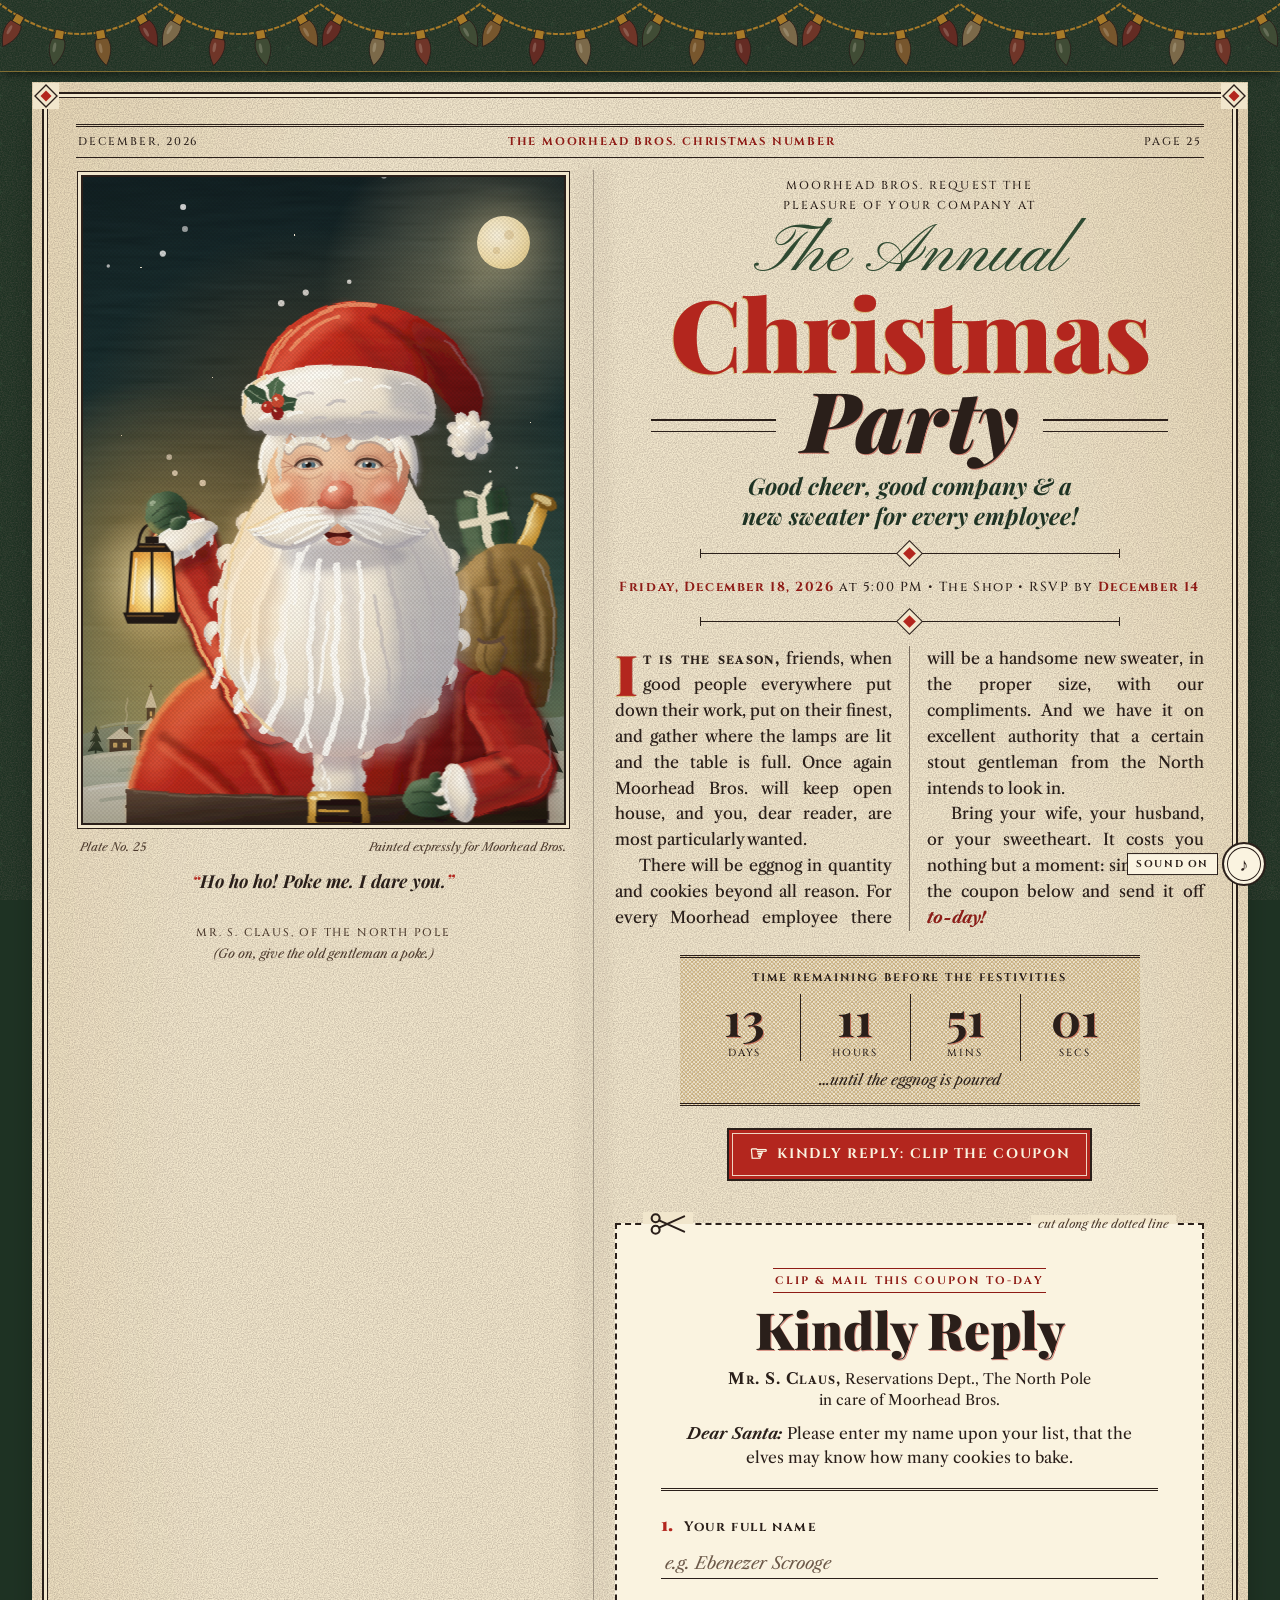
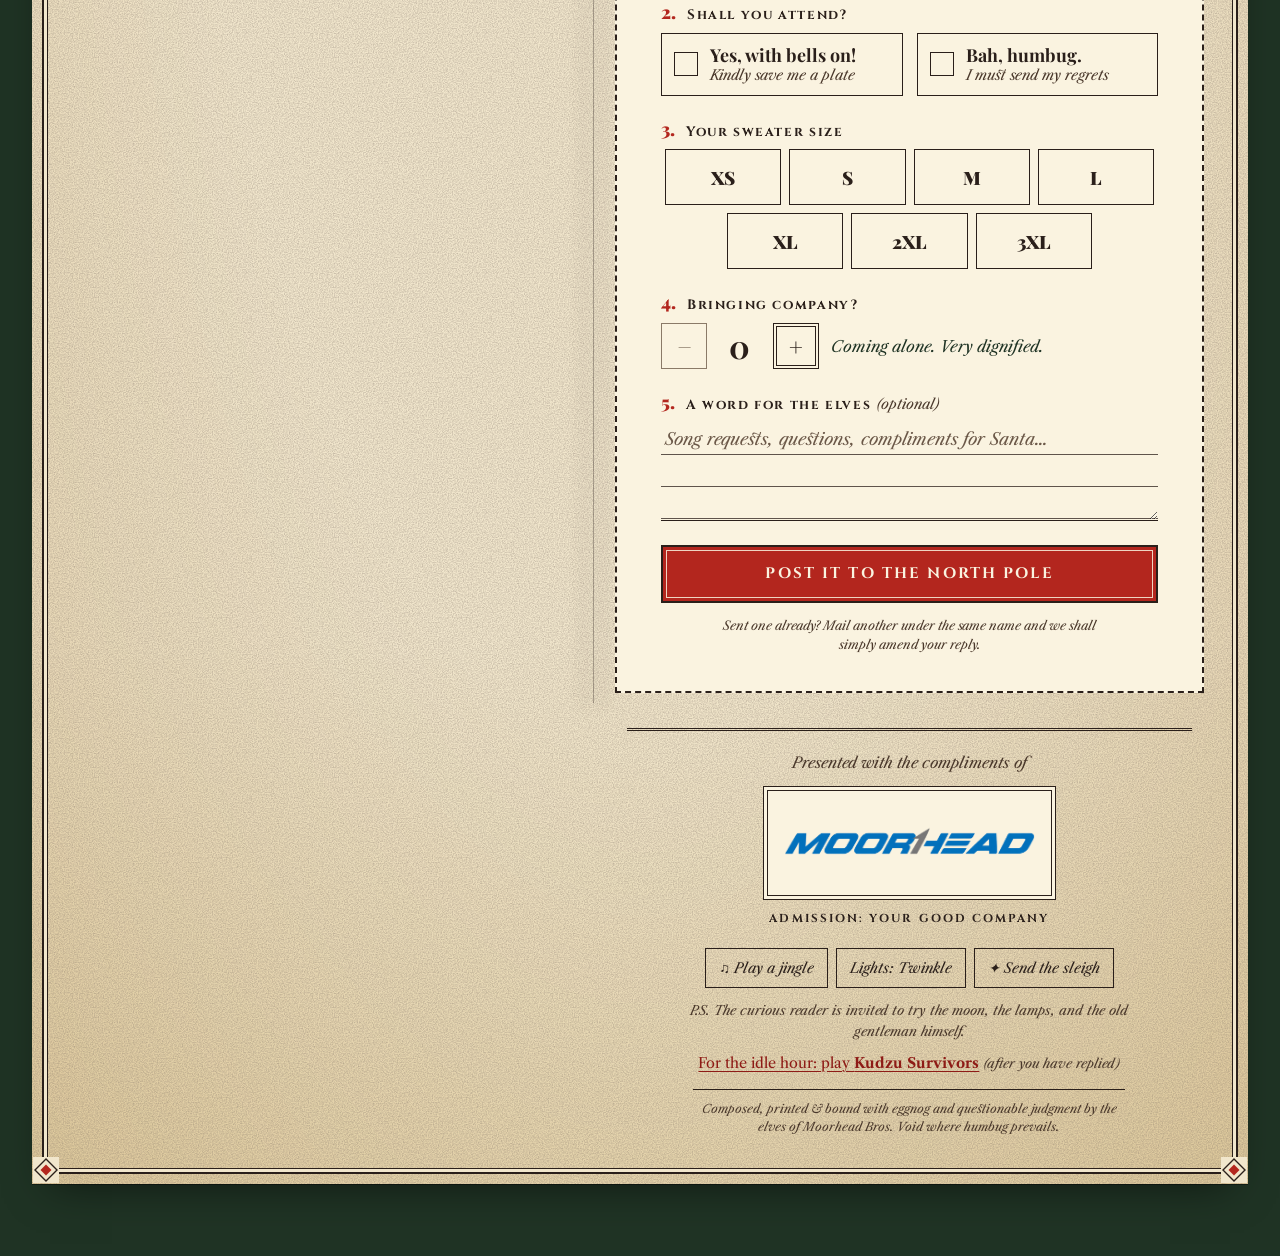
<file: index.html>
<!doctype html>
<html lang="en">
<head>
  <meta charset="utf-8">
  <meta name="viewport" content="width=device-width, initial-scale=1">
  <title>Moorhead Bros. Christmas Party RSVP</title>
  <meta name="description" content="RSVP for the Moorhead Bros. Annual Christmas Party. Santa is checking his list.">
  <meta name="theme-color" content="#1f3324">
  <link rel="icon" href="data:image/svg+xml,<svg xmlns='http://www.w3.org/2000/svg' viewBox='0 0 100 100'><text y='.9em' font-size='90'>🎄</text></svg>">
  <link rel="preconnect" href="https://fonts.googleapis.com">
  <link rel="preconnect" href="https://fonts.gstatic.com" crossorigin>
  <link href="https://fonts.googleapis.com/css2?family=Cinzel:wght@500;700&family=Libre+Caslon+Text:ital,wght@0,400;0,700;1,400&family=Limelight&family=Pinyon+Script&family=Playfair+Display:ital,wght@0,700;0,900;1,700;1,900&display=swap" rel="stylesheet">
  <link rel="stylesheet" href="css/style.css">
</head>
<body class="intro-running">
  <!-- Opening animation (js/intro.js). Hides itself after a few seconds even if scripts fail. -->
  <div class="intro" id="intro">
    <div class="intro-bg" aria-hidden="true">
      <div class="intro-rays"></div>
      <div class="intro-snow"></div>
    </div>
    <div class="intro-stage">
      <button class="intro-gift" id="intro-gift" type="button" aria-label="Unwrap the present">
        <span class="gift-logo"><img src="assets/logo.png" alt="Moorhead"></span>
        <span class="gift-box"></span>
        <span class="gift-lid"><span class="gift-bow"></span></span>
      </button>
      <p class="intro-presents">presents</p>
      <p class="intro-title">The Annual Christmas Party</p>
      <p class="intro-hint">A parcel for you! Tap to unwrap it</p>
    </div>
    <button class="intro-skip" type="button">Skip the unwrapping &rsaquo;</button>
  </div>

  <!-- Old-fashioned string lights (drawn by js/main.js) -->
  <div class="lights" aria-hidden="true">
    <svg id="lights-svg" preserveAspectRatio="none"></svg>
  </div>

  <!-- The whole page is one full-page magazine advertisement -->
  <div class="sheet">

    <!-- running head, as at the top of a magazine page -->
    <div class="masthead">
      <span class="mh-date">December, 2026</span>
      <span class="mh-title">The Moorhead Bros. Christmas Number</span>
      <span class="mh-page">Page 25</span>
    </div>

    <!-- left-hand page of the spread (on wide screens): the plate and its caption -->
    <div class="plate-col">
    <!-- The painted plate: night sky with snow, moon and the occasional sleigh -->
    <header class="hero">
      <canvas id="snow" aria-hidden="true"></canvas>
      <button class="moon" id="moon" type="button" aria-label="Click the moon to call Santa's sleigh"></button>

      <svg class="sleigh" id="sleigh" viewBox="0 0 450 100" aria-hidden="true">
        <g fill="currentColor">
          <!-- reins -->
          <path d="M84 42 Q 130 55 176 48 T 254 48 T 332 48 T 410 47" fill="none" stroke="currentColor" stroke-width="1.3"/>
          <!-- sleigh, driver and sack (trailing behind the team) -->
          <g transform="translate(6 66)">
            <path d="M10 -28 C 6 -42, 16 -50, 26 -46 C 36 -43, 38 -32, 34 -22 Z"/>
            <path d="M38 -10 C 36 -27, 42 -35, 50 -35 C 58 -35, 64 -27, 62 -10 Z"/>
            <circle cx="50" cy="-41" r="6.5"/>
            <path d="M44 -44 C 46 -55, 57 -59, 66 -51 L 58 -44 Z"/><circle cx="67" cy="-51" r="2.6"/>
            <path d="M57 -27 L 78 -23" fill="none" stroke="currentColor" stroke-width="4" stroke-linecap="round"/>
            <path d="M6 -30 C 2 -40, 14 -44, 18 -34 L 22 -11 L 70 -11 C 78 -11, 83 -18, 84 -27 C 85 -34, 95 -34, 94 -25 C 92 -8, 82 4, 66 4 L 20 4 C 10 4, 8 -8, 6 -30 Z"/>
            <path d="M0 16 H 76 C 90 16, 100 8, 99 -3 C 98 -10, 90 -9, 91 -3 M24 4 V 16 M62 4 V 16" fill="none" stroke="currentColor" stroke-width="3" stroke-linecap="round"/>
          </g>
          <!-- the team, Rudolph in front -->
          <g transform="translate(118 62)">
            <g class="deer-run" style="animation-delay:-0.00s">
              <path d="M4 -2 C 6 -12, 24 -15, 44 -13 C 52 -13, 56 -17, 58 -25 L 61 -35 C 62 -40, 70 -41, 73 -37 L 79 -32 C 81 -30, 80 -27, 77 -27 L 70 -27 C 68 -18, 64 -7, 56 -1 C 44 6, 18 6, 4 -2 Z"/>
              <path d="M62 -37 L 54 -41 L 60 -33 Z"/>
              <path d="M64 -39 L 60 -51 L 53 -55 M61 -47 L 67 -56 M68 -40 L 71 -51 L 78 -55 M70 -47 L 66 -53 M6 -4 C 0 -7, -4 -10, -6 -6" fill="none" stroke="currentColor" stroke-width="2.2" stroke-linecap="round" stroke-linejoin="round"/>
              <g class="legs-f" fill="none" stroke="currentColor" stroke-width="3.2" stroke-linecap="round" stroke-linejoin="round"><path d="M50 0 L 55 13 L 52 26 M44 2 L 43 14 L 38 26"/></g>
              <g class="legs-b" fill="none" stroke="currentColor" stroke-width="3.2" stroke-linecap="round" stroke-linejoin="round"><path d="M12 0 L 10 13 L 4 26 M18 3 L 22 14 L 20 26"/></g>
            </g>
          </g>
          <g transform="translate(196 62)">
            <g class="deer-run" style="animation-delay:-0.11s">
              <path d="M4 -2 C 6 -12, 24 -15, 44 -13 C 52 -13, 56 -17, 58 -25 L 61 -35 C 62 -40, 70 -41, 73 -37 L 79 -32 C 81 -30, 80 -27, 77 -27 L 70 -27 C 68 -18, 64 -7, 56 -1 C 44 6, 18 6, 4 -2 Z"/>
              <path d="M62 -37 L 54 -41 L 60 -33 Z"/>
              <path d="M64 -39 L 60 -51 L 53 -55 M61 -47 L 67 -56 M68 -40 L 71 -51 L 78 -55 M70 -47 L 66 -53 M6 -4 C 0 -7, -4 -10, -6 -6" fill="none" stroke="currentColor" stroke-width="2.2" stroke-linecap="round" stroke-linejoin="round"/>
              <g class="legs-f" fill="none" stroke="currentColor" stroke-width="3.2" stroke-linecap="round" stroke-linejoin="round"><path d="M50 0 L 55 13 L 52 26 M44 2 L 43 14 L 38 26"/></g>
              <g class="legs-b" fill="none" stroke="currentColor" stroke-width="3.2" stroke-linecap="round" stroke-linejoin="round"><path d="M12 0 L 10 13 L 4 26 M18 3 L 22 14 L 20 26"/></g>
            </g>
          </g>
          <g transform="translate(274 62)">
            <g class="deer-run" style="animation-delay:-0.22s">
              <path d="M4 -2 C 6 -12, 24 -15, 44 -13 C 52 -13, 56 -17, 58 -25 L 61 -35 C 62 -40, 70 -41, 73 -37 L 79 -32 C 81 -30, 80 -27, 77 -27 L 70 -27 C 68 -18, 64 -7, 56 -1 C 44 6, 18 6, 4 -2 Z"/>
              <path d="M62 -37 L 54 -41 L 60 -33 Z"/>
              <path d="M64 -39 L 60 -51 L 53 -55 M61 -47 L 67 -56 M68 -40 L 71 -51 L 78 -55 M70 -47 L 66 -53 M6 -4 C 0 -7, -4 -10, -6 -6" fill="none" stroke="currentColor" stroke-width="2.2" stroke-linecap="round" stroke-linejoin="round"/>
              <g class="legs-f" fill="none" stroke="currentColor" stroke-width="3.2" stroke-linecap="round" stroke-linejoin="round"><path d="M50 0 L 55 13 L 52 26 M44 2 L 43 14 L 38 26"/></g>
              <g class="legs-b" fill="none" stroke="currentColor" stroke-width="3.2" stroke-linecap="round" stroke-linejoin="round"><path d="M12 0 L 10 13 L 4 26 M18 3 L 22 14 L 20 26"/></g>
            </g>
          </g>
          <g transform="translate(352 62)">
            <g class="deer-run" style="animation-delay:-0.33s">
              <path d="M4 -2 C 6 -12, 24 -15, 44 -13 C 52 -13, 56 -17, 58 -25 L 61 -35 C 62 -40, 70 -41, 73 -37 L 79 -32 C 81 -30, 80 -27, 77 -27 L 70 -27 C 68 -18, 64 -7, 56 -1 C 44 6, 18 6, 4 -2 Z"/>
              <path d="M62 -37 L 54 -41 L 60 -33 Z"/>
              <path d="M64 -39 L 60 -51 L 53 -55 M61 -47 L 67 -56 M68 -40 L 71 -51 L 78 -55 M70 -47 L 66 -53 M6 -4 C 0 -7, -4 -10, -6 -6" fill="none" stroke="currentColor" stroke-width="2.2" stroke-linecap="round" stroke-linejoin="round"/>
              <g class="legs-f" fill="none" stroke="currentColor" stroke-width="3.2" stroke-linecap="round" stroke-linejoin="round"><path d="M50 0 L 55 13 L 52 26 M44 2 L 43 14 L 38 26"/></g>
              <g class="legs-b" fill="none" stroke="currentColor" stroke-width="3.2" stroke-linecap="round" stroke-linejoin="round"><path d="M12 0 L 10 13 L 4 26 M18 3 L 22 14 L 20 26"/></g>
              <circle class="rudolph" cx="80" cy="-30" r="3.4"/>
            </g>
          </g>
        </g>
      </svg>

      <!-- painted snow country: far hills, a village with lamps lit, pines, moonlit drifts -->
      <svg class="hills" viewBox="0 0 800 260" aria-hidden="true">
        <defs>
          <linearGradient id="hlFar" x1="0" y1="0" x2="0" y2="1">
            <stop offset="0" stop-color="#8ea189"/><stop offset="1" stop-color="#5e7355"/>
          </linearGradient>
          <linearGradient id="hlMid" x1="0" y1="0" x2="0" y2="1">
            <stop offset="0" stop-color="#dcdcc0"/><stop offset="1" stop-color="#a9b497"/>
          </linearGradient>
          <linearGradient id="hlNear" x1="0" y1="0" x2="0" y2="1">
            <stop offset="0" stop-color="#f6eed8"/><stop offset="1" stop-color="#d8d2b4"/>
          </linearGradient>
          <radialGradient id="hlLamp">
            <stop offset="0" stop-color="#f3c665" stop-opacity=".75"/><stop offset="1" stop-color="#f3c665" stop-opacity="0"/>
          </radialGradient>
          <radialGradient id="hlPool" cx=".5" cy=".5" r=".5">
            <stop offset="0" stop-color="#f0bd62" stop-opacity=".6"/><stop offset="1" stop-color="#f0bd62" stop-opacity="0"/>
          </radialGradient>
          <symbol id="hlPine" viewBox="-20 0 40 64" overflow="visible">
            <path d="M0 0 L -8 20 L -3 18 L -13 39 L -5 36 L -18 60 L -2 57 L -2 64 L 2 64 L 2 57 L 18 60 L 5 36 L 13 39 L 3 18 L 8 20 Z" fill="#1f3324"/>
            <path d="M0 2 L -5 15 M-2 21 L -9 33 M-3 39 L -13 54" fill="none" stroke="#e8e0c4" stroke-width="2.6" stroke-linecap="round" opacity=".35"/>
          </symbol>
        </defs>

        <!-- far ridge -->
        <path d="M0 112 C 90 78, 190 104, 300 90 C 420 74, 520 104, 640 86 C 710 76, 760 90, 800 82 L 800 260 L 0 260 Z" fill="url(#hlFar)"/>
        <path d="M30 100 C 90 82, 170 100, 250 94 M 470 92 C 540 100, 620 84, 700 82" fill="none" stroke="#b9c6ac" stroke-width="4" stroke-linecap="round" opacity=".55"/>
        <g opacity=".85">
          <use href="#hlPine" x="238" y="62" width="20" height="32"/><use href="#hlPine" x="258" y="56" width="24" height="38"/>
          <use href="#hlPine" x="284" y="64" width="18" height="29"/><use href="#hlPine" x="508" y="64" width="22" height="35"/>
          <use href="#hlPine" x="534" y="58" width="26" height="42"/><use href="#hlPine" x="566" y="62" width="20" height="32"/>
          <use href="#hlPine" x="662" y="52" width="24" height="38"/>
        </g>

        <!-- the village, lamps lit -->
        <g>
          <circle cx="113" cy="120" r="34" fill="url(#hlLamp)"/>
          <circle cx="62" cy="130" r="26" fill="url(#hlLamp)"/>
          <circle cx="166" cy="132" r="26" fill="url(#hlLamp)"/>
          <!-- chimney smoke -->
          <path d="M72 100 C 66 90, 78 84, 72 74 C 68 66, 76 60, 74 52" fill="none" stroke="#e8e0c4" stroke-width="3" stroke-linecap="round" opacity=".4"/>
          <!-- church -->
          <path d="M106 98 V 66 L 113 40 L 120 66 V 98 Z" fill="#3a2a21"/>
          <path d="M103 68 L 113 38 L 123 68 Z" fill="#ece4c8"/>
          <path d="M113 38 V 28 M109 32 H 117" stroke="#3a2a21" stroke-width="2" fill="none"/>
          <rect x="94" y="102" width="38" height="46" fill="#3a2a21"/>
          <path d="M90 105 L 113 84 L 136 105 Z" fill="#ece4c8"/>
          <path d="M92 104 L 113 86 L 120 92" fill="none" stroke="#b9c6ac" stroke-width="2.5" opacity=".7"/>
          <path d="M109 128 V 116 C 109 110, 117 110, 117 116 V 128 Z" fill="#f0bd62"/>
          <rect x="111" y="74" width="4" height="8" fill="#f0bd62"/>
          <!-- cottages -->
          <rect x="44" y="118" width="36" height="30" fill="#4a382b"/>
          <rect x="68" y="100" width="7" height="14" fill="#4a382b"/>
          <path d="M39 120 L 62 102 L 85 120 Z" fill="#ece4c8"/>
          <rect x="50" y="126" width="7" height="8" fill="#f0bd62"/><rect x="66" y="126" width="7" height="8" fill="#f0bd62"/>
          <rect x="146" y="120" width="42" height="28" fill="#4a382b"/>
          <path d="M141 122 L 167 104 L 193 122 Z" fill="#ece4c8"/>
          <rect x="153" y="128" width="7" height="8" fill="#f0bd62"/><rect x="166" y="128" width="7" height="8" fill="#f3c665"/><rect x="178" y="128" width="6" height="8" fill="#f0bd62"/>
          <use href="#hlPine" x="198" y="92" width="30" height="48"/>
          <use href="#hlPine" x="6" y="96" width="30" height="48"/>
        </g>

        <!-- middle drift -->
        <path d="M0 148 C 100 128, 220 142, 330 140 C 470 136, 600 122, 800 140 L 800 260 L 0 260 Z" fill="url(#hlMid)"/>
        <path d="M20 150 C 100 136, 200 148, 300 146 M 420 142 C 520 136, 640 132, 760 142" fill="none" stroke="#f1ead2" stroke-width="5" stroke-linecap="round" opacity=".7"/>
        <path d="M60 172 C 160 160, 260 176, 360 168 M 520 160 C 600 156, 700 162, 780 158" fill="none" stroke="#8fa086" stroke-width="6" stroke-linecap="round" opacity=".35"/>
        <!-- fence posts wandering down from the village -->
        <path d="M214 150 v 12 M236 154 v 13 M260 158 v 14 M286 163 v 15 M212 155 L 288 169" fill="none" stroke="#3a2a21" stroke-width="2.4" stroke-linecap="round" opacity=".8"/>

        <!-- big pines at the right -->
        <use href="#hlPine" x="690" y="50" width="78" height="125"/>
        <use href="#hlPine" x="742" y="86" width="60" height="96"/>
        <use href="#hlPine" x="640" y="104" width="44" height="70"/>

        <!-- near drift, lit by the lantern -->
        <path d="M0 200 C 150 172, 320 206, 480 190 C 620 178, 720 200, 800 186 L 800 260 L 0 260 Z" fill="url(#hlNear)"/>
        <ellipse cx="400" cy="226" rx="230" ry="46" fill="url(#hlPool)"/>
        <path d="M30 222 C 110 206, 190 226, 270 220 M 600 214 C 660 206, 730 216, 790 206 M 90 244 C 150 236, 220 248, 290 242" fill="none" stroke="#a9b497" stroke-width="6" stroke-linecap="round" opacity=".5"/>
        <path d="M10 204 C 110 184, 220 200, 330 198" fill="none" stroke="#fffaea" stroke-width="4" stroke-linecap="round" opacity=".8"/>
      </svg>

      <!-- The old gentleman himself (interactive: poke him, watch his eyes) -->
      <button class="santa-btn" id="santa" type="button" aria-label="Poke Santa">
<svg class="santa" viewBox="0 0 400 520" preserveAspectRatio="xMidYMax meet" aria-hidden="true">
          <defs>
            <linearGradient id="sgRed" x1="0" y1="0" x2="1" y2=".7">
              <stop offset="0" stop-color="#e0452c"/><stop offset=".4" stop-color="#bf2519"/><stop offset=".75" stop-color="#8c1712"/><stop offset="1" stop-color="#5a0e0d"/>
            </linearGradient>
            <radialGradient id="sgFur" cx=".32" cy=".28" r=".9">
              <stop offset="0" stop-color="#fffaf0"/><stop offset=".5" stop-color="#efe4cf"/><stop offset="1" stop-color="#b9b3b6"/>
            </radialGradient>
            <radialGradient id="sgSkin" cx=".38" cy=".40" r=".75">
              <stop offset="0" stop-color="#f6d2ad"/><stop offset=".6" stop-color="#e7ab86"/><stop offset="1" stop-color="#c27a5e"/>
            </radialGradient>
            <radialGradient id="sgCheek">
              <stop offset="0" stop-color="#d8523c" stop-opacity=".75"/><stop offset="1" stop-color="#d8523c" stop-opacity="0"/>
            </radialGradient>
            <radialGradient id="sgNose" cx=".36" cy=".30" r=".8">
              <stop offset="0" stop-color="#f6b093"/><stop offset=".55" stop-color="#d9654c"/><stop offset="1" stop-color="#a8402f"/>
            </radialGradient>
            <radialGradient id="sgGold" cx=".35" cy=".3" r=".8">
              <stop offset="0" stop-color="#ffe9a6"/><stop offset=".5" stop-color="#d19a36"/><stop offset="1" stop-color="#7a5216"/>
            </radialGradient>
            <linearGradient id="sgLeather" x1="0" y1="0" x2="1" y2="1">
              <stop offset="0" stop-color="#5b4334"/><stop offset=".5" stop-color="#2a1d16"/><stop offset="1" stop-color="#120c09"/>
            </linearGradient>
            <linearGradient id="sgMitt" x1="0" y1="0" x2="1" y2="1">
              <stop offset="0" stop-color="#6f8a63"/><stop offset=".55" stop-color="#2f4a32"/><stop offset="1" stop-color="#1a2b1e"/>
            </linearGradient>
            <linearGradient id="sgSack" x1="0" y1="0" x2="1" y2="1">
              <stop offset="0" stop-color="#b08a4e"/><stop offset=".5" stop-color="#7b5c2b"/><stop offset="1" stop-color="#3f2e15"/>
            </linearGradient>
            <radialGradient id="sgGlow">
              <stop offset="0" stop-color="#fff0b8" stop-opacity=".9"/><stop offset=".35" stop-color="#f3b352" stop-opacity=".35"/><stop offset="1" stop-color="#f3b352" stop-opacity="0"/>
            </radialGradient>
            <radialGradient id="sgHalo">
              <stop offset="0" stop-color="#7a5226" stop-opacity=".5"/><stop offset="1" stop-color="#7a5226" stop-opacity="0"/>
            </radialGradient>
            <radialGradient id="sgSclera" cx=".5" cy=".55" r=".6">
              <stop offset="0" stop-color="#f3ead8"/><stop offset=".6" stop-color="#eadbc6"/><stop offset="1" stop-color="#b99a86"/>
            </radialGradient>
            <radialGradient id="sgFlame" cx=".5" cy=".6" r=".7">
              <stop offset="0" stop-color="#fffbe6"/><stop offset=".5" stop-color="#ffd978"/><stop offset="1" stop-color="#e58f2a"/>
            </radialGradient>

            <filter id="sgPaint" filterUnits="userSpaceOnUse" x="-20" y="-20" width="440" height="560">
              <feTurbulence type="fractalNoise" baseFrequency="0.018 0.06" numOctaves="2" seed="7" result="noise"/>
              <feDisplacementMap in="SourceGraphic" in2="noise" scale="6" xChannelSelector="R" yChannelSelector="G"/>
            </filter>
            <!-- blur regions are generous so thin shapes are not clipped to a hard edge -->
            <filter id="sgB1" x="-50%" y="-50%" width="200%" height="200%"><feGaussianBlur stdDeviation=".7"/></filter>
            <filter id="sgB2" x="-100%" y="-100%" width="300%" height="300%"><feGaussianBlur stdDeviation="2"/></filter>
            <filter id="sgB4" x="-100%" y="-100%" width="300%" height="300%"><feGaussianBlur stdDeviation="4"/></filter>
            <filter id="sgB8" x="-100%" y="-100%" width="300%" height="300%"><feGaussianBlur stdDeviation="8"/></filter>
            <filter id="sgB14" x="-60%" y="-60%" width="220%" height="220%"><feGaussianBlur stdDeviation="14"/></filter>

            <clipPath id="sgEyeL"><path d="M166 195 C170 187, 186 186, 190 194 C186 199, 171 200, 166 195 Z"/></clipPath>
            <clipPath id="sgEyeR"><path d="M244 195 C240 187, 224 186, 220 194 C224 199, 239 200, 244 195 Z"/></clipPath>

            <!-- one lock of beard: a comma, head at the origin, tail curling down -->
            <path id="sgCurl" d="M0 0 C7 -2, 12 6, 11 13 C10 19, 6 23, 1 26 C4 20, 3 15, -1 12 C-5 9, -5 2, 0 0 Z"/>
          </defs>

          <g class="santa-body" stroke-linecap="round" stroke-linejoin="round">
            <!-- warm air round the figure -->
            <circle cx="190" cy="210" r="230" fill="url(#sgHalo)"/>

            <!-- ===== back plane: toys, sack, coat, belt, far arm ===== -->
            <g filter="url(#sgPaint)">
              <!-- a wrapped parcel and a tin horn peeping out of the sack -->
              <g transform="rotate(-12 336 246)">
                <rect x="314" y="220" width="44" height="52" fill="#2f4a32"/>
                <rect x="314" y="220" width="16" height="52" fill="#5e7355" opacity=".7" filter="url(#sgB2)"/>
                <rect x="346" y="220" width="12" height="52" fill="#16261b" opacity=".6" filter="url(#sgB2)"/>
                <rect x="332" y="220" width="8" height="52" fill="#e6dcc0"/>
                <rect x="314" y="240" width="44" height="7" fill="#e6dcc0"/>
                <path d="M336 221 C324 206, 314 212, 332 223 Z M336 221 C350 206, 358 212, 340 223 Z" fill="#efe6cc"/>
                <path d="M334 222 C326 214, 322 214, 324 218" fill="none" stroke="#a79c86" stroke-width="2" opacity=".7"/>
              </g>
              <path d="M360 276 L380 226 L394 232 L374 282 Z" fill="url(#sgGold)"/>
              <ellipse cx="388" cy="227" rx="13" ry="6" transform="rotate(22 388 227)" fill="#7a5216"/>
              <ellipse cx="387" cy="226" rx="9" ry="3.6" transform="rotate(22 387 226)" fill="#ffe9a6" opacity=".75"/>
              <path d="M366 268 L382 230" fill="none" stroke="#fff2c0" stroke-width="2" opacity=".7"/>

              <!-- the sack, over his far shoulder -->
              <path d="M296 392 C284 340, 300 282, 346 266 C376 258, 398 278, 396 300 C404 340, 400 380, 390 410 C360 420, 320 414, 296 392 Z" fill="url(#sgSack)"/>
              <path d="M300 300 C312 278, 332 268, 352 268 C340 290, 322 304, 306 336 Z" fill="#d9b271" opacity=".45" filter="url(#sgB4)"/>
              <path d="M370 290 C392 320, 396 370, 382 404 C362 380, 360 330, 370 290 Z" fill="#2a1d0e" opacity=".5" filter="url(#sgB8)"/>
              <g fill="none" filter="url(#sgB2)">
                <path d="M360 282 C374 312, 378 350, 370 392" stroke="#3f2e15" stroke-width="6" opacity=".5"/>
                <path d="M338 274 C346 300, 346 330, 336 356" stroke="#3f2e15" stroke-width="6" opacity=".5"/>
                <path d="M304 314 C300 340, 302 366, 310 388" stroke="#3f2e15" stroke-width="6" opacity=".5"/>
                <path d="M318 290 C322 316, 320 340, 318 360" stroke="#d9b271" stroke-width="4" opacity=".6"/>
                <path d="M372 286 C386 314, 390 344, 386 374" stroke="#d9b271" stroke-width="4" opacity=".6"/>
              </g>
              <!-- cool moonlight on the far edge -->
              <path d="M384 282 C398 300, 402 346, 392 404" fill="none" stroke="#b9bfc8" stroke-width="2" opacity=".4"/>

              <!-- coat -->
              <path d="M14 520 C16 470, 30 420, 62 392 C92 368, 136 352, 205 346 C274 352, 318 366, 346 390 C374 416, 386 470, 388 520 Z" fill="url(#sgRed)"/>
              <path d="M250 352 C300 360, 340 380, 360 410 C380 450, 388 490, 388 520 L250 520 C270 470, 270 400, 250 352 Z" fill="#4f0d0d" opacity=".55" filter="url(#sgB14)"/>
              <path d="M30 470 C40 430, 66 400, 104 380 C130 366, 156 362, 160 370 C150 380, 120 392, 96 408 C70 426, 52 450, 44 480 Z" fill="#e2513a" opacity=".8" filter="url(#sgB8)"/>
              <path d="M17 505 C20 462, 34 420, 62 395 C90 371, 130 356, 172 350" fill="none" stroke="#ffb56b" stroke-width="4" opacity=".8" filter="url(#sgB2)"/>
              <!-- folds running down to the belt -->
              <g fill="none" filter="url(#sgB2)">
                <path d="M48 436 C70 450, 94 466, 112 486" stroke="#5a0f0e" stroke-width="8" opacity=".45"/>
                <path d="M44 446 C64 460, 86 474, 102 490" stroke="#e96a48" stroke-width="4" opacity=".6"/>
                <path d="M126 444 C138 456, 148 470, 154 486" stroke="#5a0f0e" stroke-width="8" opacity=".45"/>
                <path d="M118 450 C128 462, 138 474, 142 488" stroke="#e96a48" stroke-width="4" opacity=".6"/>
                <path d="M272 438 C268 452, 262 468, 258 486" stroke="#5a0f0e" stroke-width="8" opacity=".45"/>
                <path d="M280 440 C278 454, 272 470, 268 486" stroke="#e96a48" stroke-width="4" opacity=".45"/>
                <path d="M304 396 C306 424, 302 454, 296 484" stroke="#5a0f0e" stroke-width="8" opacity=".45"/>
                <path d="M312 398 C314 426, 312 456, 306 484" stroke="#e96a48" stroke-width="4" opacity=".35"/>
              </g>
              <path d="M348 392 C372 414, 384 456, 386 500" fill="none" stroke="#9fa6b4" stroke-width="2" opacity=".35"/>

              <!-- fur placket down the front -->
              <path d="M188 426 C182 434, 183 440, 187 444 C181 450, 182 458, 186 462 C180 468, 181 476, 185 480 C180 484, 181 490, 184 494 L226 494 C229 490, 230 484, 225 480 C229 476, 230 468, 224 462 C228 458, 229 450, 223 444 C227 440, 228 434, 222 426 Z" fill="url(#sgFur)"/>
              <ellipse cx="205" cy="458" rx="26" ry="10" fill="#8d8c9c" opacity=".5" filter="url(#sgB4)"/>
              <path d="M214 446 C220 460, 222 474, 220 490" fill="none" stroke="#a59fa8" stroke-width="5" opacity=".5" filter="url(#sgB2)"/>
              <path d="M190 464 q4 4 2 10 M196 474 q3 5 1 10 M190 482 q3 3 2 7" fill="none" stroke="#fffef6" stroke-width="2.5" opacity=".9"/>

              <!-- belt and buckle -->
              <path d="M14 484 Q205 496 392 484 L392 524 L14 524 Z" fill="url(#sgLeather)"/>
              <path d="M22 486 Q120 494 176 492" fill="none" stroke="#6d5a48" stroke-width="2" opacity=".8"/>
              <path d="M236 492 Q300 492 360 488" fill="none" stroke="#6d5a48" stroke-width="1.6" opacity=".45"/>
              <rect x="178" y="486" width="54" height="36" rx="6" fill="url(#sgGold)"/>
              <rect x="185" y="493" width="40" height="22" rx="3" fill="#1a110b"/>
              <rect x="185" y="499" width="40" height="10" fill="#2a1d16"/>
              <path d="M189 504 H214" fill="none" stroke="url(#sgGold)" stroke-width="3.2"/>
              <path d="M188 504 H213" fill="none" stroke="#d19a36" stroke-width="3"/>
              <ellipse cx="184" cy="491" rx="3.2" ry="1.8" fill="#fff2c0"/>
              <ellipse cx="192" cy="489" rx="4" ry="1.4" fill="#fff2c0" opacity=".85"/>

              <!-- far arm: hangs from the shoulder, forearm across the belly, mittened hand resting on the belt -->
              <path d="M344 402 Q362 432 372 468" fill="none" stroke="#4f0d0d" stroke-width="58" filter="url(#sgB2)"/>
              <path d="M344 402 Q362 432 372 468" fill="none" stroke="#a9231c" stroke-width="54"/>
              <ellipse cx="346" cy="398" rx="34" ry="16" fill="#8c1712" opacity=".55" filter="url(#sgB8)"/>
              <path d="M358 398 Q376 428 386 466" fill="none" stroke="#4f0d0d" stroke-width="28" opacity=".45" filter="url(#sgB8)"/>
              <path d="M323 412 Q340 441 350 476" fill="none" stroke="#d9553a" stroke-width="5" opacity=".6" filter="url(#sgB2)"/>
              <path d="M372 468 L316 486" fill="none" stroke="#4f0d0d" stroke-width="52" filter="url(#sgB2)"/>
              <path d="M372 468 L316 486" fill="none" stroke="#a9231c" stroke-width="48"/>
              <path d="M380 478 L322 500" fill="none" stroke="#4f0d0d" stroke-width="14" opacity=".45" filter="url(#sgB4)"/>
              <path d="M346 456 C354 461, 360 466, 366 471" fill="none" stroke="#3d0b0b" stroke-width="6" opacity=".6" filter="url(#sgB2)"/>
              <path d="M356 458 L312 472" fill="none" stroke="#e2603f" stroke-width="8" opacity=".6" filter="url(#sgB2)"/>
              <path d="M394 440 C396 456, 392 470, 384 482" fill="none" stroke="#9fa6b4" stroke-width="1.6" opacity=".35"/>
              <!-- mitten on the belt, pointing toward the buckle -->
              <ellipse cx="286" cy="507" rx="22" ry="5" fill="#000" opacity=".35" filter="url(#sgB4)"/>
              <path d="M308 480 C298 473, 281 473, 271 477 C262 481, 261 500, 270 506 C280 511, 297 510, 308 504 Z" fill="url(#sgMitt)"/>
              <ellipse cx="300" cy="497" rx="12" ry="8" fill="#1a2b1e" opacity=".5" filter="url(#sgB4)"/>
              <g fill="none" stroke="#1a2b1e" stroke-width="1.5" opacity=".5">
                <path d="M271 488 C281 486, 291 486, 300 489"/><path d="M271 497 C281 495, 291 495, 300 498"/>
              </g>
              <path d="M272 480 C282 476, 294 476, 302 479" fill="none" stroke="#86987c" stroke-width="3" opacity=".5" filter="url(#sgB2)"/>
              <ellipse cx="291" cy="476" rx="6" ry="7.5" transform="rotate(-25 291 476)" fill="url(#sgMitt)"/>
              <path d="M287 471 C289 468, 293 468, 295 470" fill="none" stroke="#86987c" stroke-width="1.4" opacity=".6"/>
              <!-- cuff at the wrist, seated over the mitten -->
              <ellipse cx="312" cy="487" rx="27" ry="13" transform="rotate(72 312 487)" fill="url(#sgFur)"/>
              <use href="#sgCurl" fill="url(#sgFur)" transform="translate(302 468) rotate(60) scale(.45)"/>
              <use href="#sgCurl" fill="url(#sgFur)" transform="translate(301 484) rotate(80) scale(.5)"/>
              <use href="#sgCurl" fill="url(#sgFur)" transform="translate(304 500) rotate(100) scale(.45)"/>
              <path d="M320 468 C326 480, 326 496, 320 508" fill="none" stroke="#8f93a3" stroke-width="5" opacity=".55" filter="url(#sgB2)"/>
              <path d="M304 466 C301 478, 301 492, 305 504" fill="none" stroke="#fffef6" stroke-width="2.4" opacity=".7"/>
              <!-- the sack's gathered neck, tied with a cord and drooping forward over the shoulder -->
              <path d="M326 304 C330 320, 334 336, 334 350 L348 350 C350 336, 356 320, 364 300 Z" fill="url(#sgSack)"/>
              <path d="M332 352 C324 360, 326 374, 336 380 C342 384, 350 380, 352 372 C356 362, 352 354, 350 352 Z" fill="url(#sgSack)"/>
              <g fill="none" filter="url(#sgB2)">
                <path d="M326 306 C332 322, 336 336, 338 348" stroke="#3f2e15" stroke-width="4" opacity=".55"/>
                <path d="M346 298 C344 318, 342 334, 341 348" stroke="#3f2e15" stroke-width="4" opacity=".55"/>
                <path d="M364 302 C356 320, 348 336, 344 348" stroke="#3f2e15" stroke-width="4" opacity=".55"/>
                <path d="M336 304 C338 320, 339 334, 339 346" stroke="#d9b271" stroke-width="3" opacity=".5"/>
                <path d="M342 382 C350 378, 354 370, 352 360" stroke="#3f2e15" stroke-width="4" opacity=".5"/>
              </g>
              <path d="M336 357 C334 365, 336 372, 340 378" fill="none" stroke="#3f2e15" stroke-width="2" opacity=".5"/>
              <path d="M330 350 C336 355, 345 355, 353 349" fill="none" stroke="#5b4334" stroke-width="3.2"/>
              <path d="M350 352 C355 358, 355 364, 351 369" fill="none" stroke="#5b4334" stroke-width="2"/>
            </g>

            <!-- ===== near arm, raising the lantern ===== -->
            <g class="santa-arm">
              <circle cx="38" cy="298" r="180" fill="url(#sgGlow)"/>
              <g filter="url(#sgPaint)">
                <path d="M146 418 Q98 348 66 262" fill="none" stroke="#4f0d0d" stroke-width="58" filter="url(#sgB2)"/>
                <path d="M146 418 Q98 348 66 262" fill="none" stroke="#b3261e" stroke-width="54"/>
                <path d="M158.5 411.6 Q110.5 341.6 78.5 255.6" fill="none" stroke="#761510" stroke-width="12" opacity=".55" filter="url(#sgB2)"/>
                <path d="M133.5 424.4 Q85.5 354.4 53.5 268.4" fill="none" stroke="#e2603f" stroke-width="12" opacity=".85" filter="url(#sgB2)"/>
                <path d="M124.6 429 Q76.6 359 44.6 273" fill="none" stroke="#ffc27a" stroke-width="3" opacity=".85"/>
                <!-- creases at the elbow -->
                <path d="M114 396 C122 392, 130 386, 136 378" fill="none" stroke="#761510" stroke-width="4" opacity=".5" filter="url(#sgB2)"/>
                <path d="M120 410 C128 406, 136 400, 142 392" fill="none" stroke="#761510" stroke-width="3.5" opacity=".45" filter="url(#sgB2)"/>
                <path d="M112 402 C118 399, 124 394, 128 389" fill="none" stroke="#e96a48" stroke-width="2" opacity=".55"/>
                <!-- shadow the cuff throws on the sleeve -->
                <ellipse cx="74" cy="278" rx="28" ry="7" transform="rotate(-27 74 278)" fill="#4f0d0d" opacity=".6" filter="url(#sgB4)"/>
              </g>
              <!-- lantern bail, its top hidden in the fist -->
              <path d="M26 266 C26 254, 32 247, 38 247 C44 247, 50 254, 50 266" fill="none" stroke="#1c1512" stroke-width="2.5" stroke-linecap="round"/>
              <!-- mitten seated into the cuff -->
              <g filter="url(#sgPaint)">
                <g transform="translate(50 236) rotate(-25)">
                  <path d="M-18 8 C-21 -6, -14 -18, 0 -18 C14 -18, 21 -8, 19 6 C18 16, 14 24, 0 25 C-12 25, -17 18, -18 8 Z" fill="url(#sgMitt)"/>
                  <ellipse cx="-6" cy="-8" rx="9" ry="7" fill="#6f8a63" opacity=".55" filter="url(#sgB4)"/>
                  <ellipse cx="11" cy="6" rx="7" ry="13" fill="#1a2b1e" opacity=".5" filter="url(#sgB4)"/>
                  <g fill="none" stroke="#1a2b1e" stroke-width="1.5" opacity=".5">
                    <path d="M-12 -4 C-6 -6, 2 -6, 9 -3"/><path d="M-13 4 C-6 2, 2 2, 10 5"/><path d="M-11 12 C-5 10, 2 10, 8 12"/>
                  </g>
                  <path d="M-17 2 C-17 10, -12 17, -4 19" fill="none" stroke="#f3c665" stroke-width="3" opacity=".6" filter="url(#sgB2)"/>
                  <ellipse cx="-8" cy="-12" rx="3" ry="1.8" fill="#9db08f"/>
                </g>
                <ellipse cx="66" cy="262" rx="33" ry="14" transform="rotate(-27 66 262)" fill="url(#sgFur)"/>
                <use href="#sgCurl" fill="url(#sgFur)" transform="translate(44 274) rotate(30) scale(.5)"/>
                <use href="#sgCurl" fill="url(#sgFur)" transform="translate(58 271) rotate(10) scale(.55)"/>
                <use href="#sgCurl" fill="url(#sgFur)" transform="translate(72 264) rotate(-6) scale(.52)"/>
                <use href="#sgCurl" fill="#d9d3d2" transform="translate(86 256) rotate(-20) scale(.48)"/>
                <path d="M48 276 C64 276, 82 266, 94 252" fill="none" stroke="#8f93a3" stroke-width="5" opacity=".5" filter="url(#sgB2)"/>
                <path d="M40 262 C52 252, 68 244, 84 242" fill="none" stroke="#fffef6" stroke-width="3" opacity=".9"/>
                <path d="M36 270 C36 264, 38 260, 42 256" fill="none" stroke="#ffc27a" stroke-width="2.4" opacity=".85"/>
                <!-- thumb wrapping across the front -->
                <ellipse cx="61" cy="246" rx="8" ry="6" transform="rotate(-25 61 246)" fill="url(#sgMitt)"/>
                <path d="M54 244 C57 240, 63 239, 67 241" fill="none" stroke="#86987c" stroke-width="1.6" opacity=".8"/>
              </g>
              <!-- the lantern, hanging straight down in front (left crisp: the brightest thing in the picture) -->
              <g stroke-linecap="round">
                <path d="M32 264 V258 H44 V264 Z" fill="#1c1512"/>
                <path d="M20 272 L56 272 L50 264 H26 Z" fill="#1c1512"/>
                <path d="M27 267 H49" fill="none" stroke="#7a5226" stroke-width="1.4" opacity=".9"/>
                <path d="M20 272 L56 272 L60 326 L16 326 Z" fill="url(#sgFlame)"/>
                <path d="M38 316 C32 308, 34 298, 38 290 C42 298, 44 308, 38 316 Z" fill="#fffae6"/>
                <path d="M38 313 C35.5 307, 37 301, 38 296 C39 301, 40.5 307, 38 313 Z" fill="#fff4c4"/>
                <path d="M20 272 L16 326 M38 272 V326 M56 272 L60 326" fill="none" stroke="#1c1512" stroke-width="2.5"/>
                <path d="M12 326 H64 L60 336 H16 Z" fill="#1c1512"/>
                <path d="M16 329 H48" fill="none" stroke="#7a5226" stroke-width="1.4" opacity=".8"/>
                <path d="M24 278 L21 318" fill="none" stroke="#fffbe6" stroke-width="2" opacity=".7"/>
              </g>
            </g>

            <!-- ===== face, cheeks and beard ===== -->
            <g filter="url(#sgPaint)">
              <ellipse cx="204" cy="198" rx="64" ry="62" fill="url(#sgSkin)"/>
              <path d="M258 162 C274 186, 272 220, 254 244 C260 220, 260 188, 248 166 Z" fill="#8f4a3a" opacity=".5" filter="url(#sgB8)"/>
              <path d="M146 168 C134 190, 134 218, 150 238 C146 216, 146 192, 156 172 Z" fill="#ffd9a0" opacity=".6" filter="url(#sgB4)"/>
              <ellipse cx="204" cy="162" rx="62" ry="9" fill="#7c3f30" opacity=".45" filter="url(#sgB4)"/>
              <!-- soft sockets under the brows -->
              <ellipse cx="178" cy="190" rx="15" ry="7" fill="#b86e55" opacity=".28" filter="url(#sgB4)"/>
              <ellipse cx="232" cy="190" rx="15" ry="7" fill="#a35e4a" opacity=".32" filter="url(#sgB4)"/>
              <!-- apple cheeks -->
              <circle cx="160" cy="224" r="25" fill="url(#sgCheek)"/>
              <circle cx="250" cy="224" r="25" fill="url(#sgCheek)"/>
              <ellipse cx="153" cy="214" rx="9" ry="5" transform="rotate(-20 153 214)" fill="#ffe6cc" opacity=".7" filter="url(#sgB2)"/>
              <ellipse cx="244" cy="215" rx="9" ry="5" transform="rotate(-20 244 215)" fill="#ffe6cc" opacity=".4" filter="url(#sgB2)"/>
              <path d="M184 226 C176 232, 172 240, 174 248 M226 226 C234 232, 238 240, 236 248" fill="none" stroke="#a85a45" stroke-width="1.6" opacity=".55"/>

              <!-- white hair at the temples -->
              <path d="M150 158 C136 168, 130 190, 136 214 C140 200, 144 188, 152 178 C148 190, 148 200, 152 210 C154 192, 156 176, 162 166 Z" fill="url(#sgFur)"/>
              <path d="M258 158 C274 168, 280 190, 274 214 C270 200, 266 188, 258 178 C262 190, 262 200, 258 210 C256 192, 254 176, 248 166 Z" fill="url(#sgFur)"/>
              <path d="M258 162 C272 172, 278 190, 274 210" fill="none" stroke="#8f93a3" stroke-width="6" opacity=".5" filter="url(#sgB2)"/>
              <path d="M146 166 C136 180, 134 196, 137 210" fill="none" stroke="#fffef6" stroke-width="2.4" opacity=".9"/>

              <!-- the beard: curls along the edge, the mass, then cool shadow, bounce and locks -->
              <g fill="url(#sgFur)">
                <use href="#sgCurl" transform="translate(126 238) rotate(30) scale(-.72 .72)"/>
                <use href="#sgCurl" transform="translate(110 266) rotate(24) scale(-.9 .9)"/>
                <use href="#sgCurl" transform="translate(98 302) rotate(12) scale(-.78 .82)"/>
                <use href="#sgCurl" transform="translate(94 334) rotate(2) scale(-.92 .86)"/>
                <use href="#sgCurl" transform="translate(100 366) rotate(-14) scale(-.7 .76)"/>
                <use href="#sgCurl" transform="translate(116 396) rotate(-30) scale(-.88 .9)"/>
                <use href="#sgCurl" transform="translate(140 422) rotate(-44) scale(-.74 .8)"/>
                <use href="#sgCurl" transform="translate(166 440) rotate(-56) scale(-.66 .7)"/>
                <use href="#sgCurl" transform="translate(284 240) rotate(-28) scale(.7 .74)"/>
                <use href="#sgCurl" transform="translate(300 270) rotate(-20) scale(.86 .9)"/>
                <use href="#sgCurl" transform="translate(311 306) rotate(-8) scale(.74 .8)"/>
                <use href="#sgCurl" transform="translate(314 340) rotate(6) scale(.9 .84)"/>
                <use href="#sgCurl" transform="translate(306 372) rotate(18) scale(.72 .78)"/>
                <use href="#sgCurl" transform="translate(290 402) rotate(34) scale(.84 .88)"/>
                <use href="#sgCurl" transform="translate(262 428) rotate(48) scale(.76 .8)"/>
                <use href="#sgCurl" transform="translate(236 446) rotate(60) scale(.6 .66)"/>
                <use href="#sgCurl" transform="translate(190 452) rotate(8) scale(-.62 .74)"/>
              </g>
              <path d="M142 206 C132 232, 110 252, 100 290 C90 330, 98 372, 118 404 C138 434, 170 452, 205 456 C240 452, 272 434, 292 404 C312 372, 320 330, 310 290 C300 252, 278 232, 268 206 C262 238, 240 256, 205 258 C170 256, 148 238, 142 206 Z" fill="url(#sgFur)"/>
              <path d="M244 244 C270 236, 300 262, 316 306 C326 350, 316 392, 296 420 C278 442, 256 452, 240 454 C252 420, 256 380, 252 330 C250 300, 246 270, 244 244 Z" fill="#8f93a3" opacity=".45" filter="url(#sgB8)"/>
              <ellipse cx="206" cy="276" rx="60" ry="14" fill="#8b8794" opacity=".5" filter="url(#sgB4)"/>
              <path d="M126 410 C150 438, 180 452, 205 454 C232 452, 262 438, 284 412" fill="none" stroke="#d98f78" stroke-width="16" opacity=".35" filter="url(#sgB8)"/>
              <!-- broad volume: the beard turns away underneath, the lantern lights its upper left -->
              <ellipse cx="200" cy="428" rx="74" ry="26" fill="#a59fa8" opacity=".3" filter="url(#sgB8)"/>
              <ellipse cx="148" cy="306" rx="30" ry="52" fill="#fffef6" opacity=".45" filter="url(#sgB8)"/>
              <!-- soft hollows between the locks -->
              <g fill="none" stroke="#a59fa8" opacity=".28" filter="url(#sgB4)">
                <path d="M150 290 C136 320, 132 352, 138 384 C142 404, 136 420, 128 430" stroke-width="10"/>
                <path d="M186 300 C182 336, 186 370, 182 404" stroke-width="9"/>
                <path d="M214 300 C220 330, 218 364, 222 398" stroke-width="9"/>
              </g>
              <!-- locks, lit side: fanning out and down, S-curved, no two alike -->
              <g fill="none" stroke="#fffef8" opacity=".9" filter="url(#sgB1)">
                <path d="M140 250 C122 276, 104 300, 106 334 C108 360, 98 380, 92 392" stroke-width="5"/>
                <path d="M152 270 C140 298, 126 324, 130 356 C134 384, 124 402, 114 414" stroke-width="6"/>
                <path d="M170 276 C164 306, 150 334, 154 366 C158 396, 150 418, 138 432" stroke-width="7"/>
                <path d="M188 280 C186 312, 176 340, 180 372 C184 404, 176 428, 168 446" stroke-width="5"/>
                <path d="M204 284 C208 316, 198 350, 204 384 C208 414, 200 436, 194 452" stroke-width="6"/>
                <path d="M222 280 C230 310, 222 344, 228 374 C234 402, 230 426, 224 446" stroke-width="4"/>
                <path d="M160 318 C150 342, 146 364, 150 386" stroke-width="3"/>
                <path d="M196 326 C190 350, 194 372, 188 398" stroke-width="3"/>
                <path d="M124 340 C116 362, 116 380, 124 398" stroke-width="3.5"/>
                <path d="M178 262 C172 280, 164 296, 166 318" stroke-width="3"/>
                <path d="M176 404 C174 420, 176 434, 182 446" stroke-width="3"/>
              </g>
              <!-- locks, shadow side -->
              <g fill="none" stroke="#b7b0b4" opacity=".5" filter="url(#sgB1)">
                <path d="M244 272 C254 304, 262 336, 262 366 C262 394, 268 416, 262 434" stroke-width="5"/>
                <path d="M264 256 C280 284, 292 316, 290 348 C288 374, 294 394, 290 412" stroke-width="4"/>
                <path d="M284 244 C300 268, 312 298, 308 330 C306 356, 312 376, 306 394" stroke-width="3"/>
                <path d="M236 310 C244 340, 246 368, 252 398" stroke-width="3"/>
                <path d="M272 334 C280 360, 280 384, 272 408" stroke-width="6"/>
              </g>
              <!-- warmth from the lantern on the near side of the beard and cheek -->
              <ellipse cx="128" cy="300" rx="26" ry="72" fill="#ffd08a" opacity=".35" filter="url(#sgB8)"/>
              <ellipse cx="150" cy="222" rx="18" ry="16" fill="#ffd08a" opacity=".35" filter="url(#sgB8)"/>
              <!-- lantern light on the near edge -->
              <g fill="none" stroke="#f7d9a0" stroke-width="3" opacity=".8">
                <path d="M132 226 C118 250, 106 276, 104 304"/>
                <path d="M104 316 C98 340, 100 366, 108 386"/>
                <path d="M116 396 C124 410, 134 422, 146 432"/>
              </g>
            </g>

            <!-- mouth (outside the paint filter: it moves while he talks) -->
            <g class="mouth">
              <path d="M190 252 C194 266, 216 266, 220 252 C210 256, 200 256, 190 252 Z" fill="#4d100e"/>
              <path d="M194 261 C200 257, 210 257, 216 261 C210 268, 200 268, 194 261 Z" fill="#c5604c"/>
              <ellipse cx="205" cy="263" rx="3" ry="1" fill="#f0a48e" opacity=".7"/>
            </g>

            <!-- ===== moustache and nose ===== -->
            <g filter="url(#sgPaint)">
              <path d="M205 236 C196 228, 176 228, 160 236 C146 243, 138 252, 122 252 C132 268, 152 272, 170 266 C186 261, 198 252, 205 246 Z" fill="url(#sgFur)"/>
              <path d="M205 236 C214 228, 234 228, 250 236 C264 243, 272 252, 288 252 C278 268, 258 272, 240 266 C224 261, 212 252, 205 246 Z" fill="url(#sgFur)"/>
              <path d="M205 236 C214 228, 234 228, 250 236 C264 243, 272 252, 288 252 C278 268, 258 272, 240 266 C224 261, 212 252, 205 246 Z" fill="#8f93a3" opacity=".3"/>
              <!-- shadow strokes along the lower edges -->
              <g fill="none" stroke="#a59fa8" stroke-width="3" opacity=".55">
                <path d="M198 250 C188 258, 176 264, 164 266"/><path d="M162 268 C150 268, 138 262, 130 256"/><path d="M190 258 C180 264, 168 268, 156 269"/>
                <path d="M212 250 C222 258, 234 264, 246 266"/><path d="M248 268 C260 268, 272 262, 280 256"/><path d="M220 258 C230 264, 242 268, 254 269"/>
              </g>
              <!-- flow strokes, centre to tip (wide root, fine tip) -->
              <g fill="none" stroke="#fffef6" opacity=".9" filter="url(#sgB1)">
                <path d="M200 238 C186 234, 168 236, 150 244" stroke-width="3.6"/><path d="M150 244 C140 249, 132 252, 124 252" stroke-width="2"/>
                <path d="M200 241 C184 240, 166 244, 152 252" stroke-width="4"/><path d="M152 252 C144 256, 136 258, 128 257" stroke-width="2.2"/>
                <path d="M201 244 C190 246, 178 250, 168 256" stroke-width="3"/><path d="M168 256 C164 258, 161 260, 158 262" stroke-width="1.8"/>
                <path d="M198 235 C186 231, 172 232, 160 238" stroke-width="2"/>
                <path d="M196 248 C186 254, 176 260, 166 264" stroke-width="2.4"/>
                <path d="M176 240 C160 244, 146 252, 132 255" stroke-width="2"/>
              </g>
              <g fill="none" stroke="#fffef6" opacity=".55" filter="url(#sgB1)">
                <path d="M210 238 C224 234, 242 236, 260 244" stroke-width="3.4"/><path d="M260 244 C270 249, 278 252, 286 252" stroke-width="1.8"/>
                <path d="M210 241 C226 240, 244 244, 258 252" stroke-width="3.6"/><path d="M258 252 C266 256, 274 258, 282 257" stroke-width="2"/>
                <path d="M209 244 C220 246, 232 250, 242 256" stroke-width="2.6"/>
                <path d="M212 235 C224 231, 238 232, 250 238" stroke-width="2"/>
                <path d="M214 248 C224 254, 234 260, 244 264" stroke-width="2.2"/>
                <path d="M234 240 C250 244, 264 252, 278 255" stroke-width="2"/>
              </g>
              <path d="M124 251 C136 246, 146 240, 158 235" fill="none" stroke="#f7d9a0" stroke-width="2" opacity=".75"/>

              <!-- nose: wings tucked under the bulb, then highlights and the shadow it casts -->
              <ellipse cx="205" cy="220" rx="20" ry="17" fill="#d9806a" opacity=".45" filter="url(#sgB4)"/>
              <path d="M198 200 C196 208, 194 214, 194 220 L216 220 C216 214, 213 208, 210 200 Z" fill="#e9a183" opacity=".5" filter="url(#sgB2)"/>
              <ellipse cx="192" cy="227" rx="5" ry="4" fill="#c2543f" opacity=".8"/>
              <ellipse cx="218" cy="227" rx="5" ry="4" fill="#b04a37" opacity=".8"/>
              <ellipse cx="205" cy="222" rx="14.5" ry="12.5" fill="url(#sgNose)" filter="url(#sgB1)"/>
              <ellipse cx="203" cy="205" rx="2.6" ry="7.5" fill="#f8d9b8" opacity=".5" filter="url(#sgB2)"/>
              <ellipse cx="214" cy="226" rx="6" ry="5" fill="#8f3a2c" opacity=".35" filter="url(#sgB2)"/>
              <ellipse cx="200" cy="216" rx="4" ry="2.6" fill="#fff3e0" opacity=".9"/>
              <ellipse cx="206" cy="236" rx="15" ry="4" fill="#7d3e33" opacity=".45" filter="url(#sgB2)"/>
            </g>

            <!-- ===== eyes (outside the paint filter: they follow the pointer) ===== -->
            <g class="eye" id="eye-l">
              <g clip-path="url(#sgEyeL)">
                <rect x="164" y="184" width="28" height="18" fill="url(#sgSclera)"/>
                <g class="pupil" data-cx="178" data-cy="194">
                  <circle cx="178" cy="194" r="5.6" fill="#4f7184" stroke="#2f4654" stroke-width=".8"/>
                  <circle cx="178" cy="194" r="2.6" fill="#17110e"/>
                  <circle cx="176" cy="191.8" r="1.5" fill="#fffdf2"/>
                  <circle cx="180" cy="196" r=".7" fill="#fffdf2" opacity=".6"/>
                </g>
                <path d="M166 195 C170 187, 186 186, 190 194" fill="none" stroke="#a88a78" stroke-width="6" opacity=".75"/>
                <path d="M163 202 C169 195.5, 184 194.5, 193 199 L193 203 L163 203 Z" fill="#e2a888"/>
                <rect class="lid" x="164" y="185" width="28" height="0" fill="#e0a682"/>
              </g>
              <path d="M166 192 C170 184, 186 183, 190 191" fill="none" stroke="#b0705a" stroke-width="1.2" opacity=".6"/>
              <path d="M166 195 C170 187, 186 186, 190 194" fill="none" stroke="#4a2e24" stroke-width="2.2" stroke-linecap="round"/>
              <path d="M166 195 C171 200, 186 199, 190 194" fill="none" stroke="#b87a62" stroke-width="1" opacity=".7"/>
              <path d="M168 199 C173 203, 185 202, 189 198" fill="none" stroke="#f7d4b4" stroke-width="2" opacity=".5" stroke-linecap="round"/>
              <path d="M169 204 C175 208, 185 207, 190 202" fill="none" stroke="#bd7a62" stroke-width="1.6" opacity=".35" stroke-linecap="round"/>
            </g>
            <g class="eye" id="eye-r">
              <g clip-path="url(#sgEyeR)">
                <rect x="218" y="184" width="28" height="18" fill="url(#sgSclera)"/>
                <g class="pupil" data-cx="232" data-cy="194">
                  <circle cx="232" cy="194" r="5.6" fill="#4f7184" stroke="#2f4654" stroke-width=".8"/>
                  <circle cx="232" cy="194" r="2.6" fill="#17110e"/>
                  <circle cx="230" cy="191.8" r="1.5" fill="#fffdf2"/>
                  <circle cx="234" cy="196" r=".7" fill="#fffdf2" opacity=".6"/>
                </g>
                <path d="M244 195 C240 187, 224 186, 220 194" fill="none" stroke="#a88a78" stroke-width="6" opacity=".75"/>
                <path d="M247 202 C241 195.5, 226 194.5, 217 199 L217 203 L247 203 Z" fill="#dda083"/>
                <rect class="lid" x="218" y="185" width="28" height="0" fill="#e0a682"/>
              </g>
              <path d="M244 192 C240 184, 224 183, 220 191" fill="none" stroke="#b0705a" stroke-width="1.2" opacity=".6"/>
              <path d="M244 195 C240 187, 224 186, 220 194" fill="none" stroke="#4a2e24" stroke-width="2.2" stroke-linecap="round"/>
              <path d="M244 195 C239 200, 224 199, 220 194" fill="none" stroke="#b87a62" stroke-width="1" opacity=".7"/>
              <path d="M242 199 C237 203, 225 202, 221 198" fill="none" stroke="#f7d4b4" stroke-width="2" opacity=".5" stroke-linecap="round"/>
              <path d="M241 204 C235 208, 225 207, 220 202" fill="none" stroke="#b07058" stroke-width="1.6" opacity=".35" stroke-linecap="round"/>
            </g>
            <!-- crow's feet -->
            <path d="M164 195 L155 190 M164 195 L154 196 M164 196 L156 201 M246 195 L255 190 M246 195 L256 196 M246 196 L254 201" fill="none" stroke="#a8644e" stroke-width="1.1" opacity=".6"/>

            <!-- ===== eyebrows ===== -->
            <g filter="url(#sgPaint)" fill="none">
              <path d="M160 181 C165 174, 171 171.5, 177 172 C185 172.5, 191 175, 194 178" stroke="#a79f9d" stroke-width="9" opacity=".6"/>
              <path d="M216 178 C220 173, 227 170, 234 170 C241 170, 247 174, 250 179" stroke="#a79f9d" stroke-width="9" opacity=".6"/>
              <path d="M160 180 C165 173, 171 170.5, 177 171 C185 171.5, 191 174, 194 177" stroke="#f5eddb" stroke-width="7"/>
              <path d="M216 177 C220 172, 227 169, 234 169 C241 169, 247 173, 250 178" stroke="#f5eddb" stroke-width="7"/>
              <path d="M163 178 l-6 -4 M168 174 l-4 -6 M174 172 l-2 -7 M180 171 l0 -6 M186 172 l2 -5 M191 175 l3 -4" stroke="#fffef6" stroke-width="1.6"/>
              <path d="M219 175 l-2 -5 M225 171 l0 -6 M231 169 l2 -7 M237 169 l4 -6 M243 171 l5 -5 M248 175 l6 -3" stroke="#fffef6" stroke-width="1.6"/>
            </g>

            <!-- ===== the cap ===== -->
            <g class="santa-hat">
              <g filter="url(#sgPaint)">
                <path d="M132 142 C126 92, 166 50, 220 48 C274 48, 318 80, 334 132 C336 146, 330 158, 320 164 C312 150, 300 132, 286 124 C284 134, 280 142, 274 148 Z" fill="url(#sgRed)"/>
                <path d="M262 60 C300 72, 330 106, 334 132 C336 146, 330 158, 320 164 C312 150, 300 132, 286 124 C284 108, 276 84, 262 60 Z" fill="#5a0f0e" opacity=".6" filter="url(#sgB8)"/>
                <path d="M236 62 C262 76, 286 96, 300 118" fill="none" stroke="#4d0c0c" stroke-width="6" opacity=".5" filter="url(#sgB2)"/>
                <path d="M196 62 C222 78, 240 96, 252 116" fill="none" stroke="#7a1410" stroke-width="10" opacity=".35" filter="url(#sgB4)"/>
                <path d="M150 112 C164 88, 184 70, 210 60" fill="none" stroke="#e4553a" stroke-width="16" opacity=".8" filter="url(#sgB4)"/>
                <g fill="none" stroke="#f59a6a" stroke-width="3" opacity=".8">
                  <path d="M142 108 C152 84, 172 64, 200 55"/><path d="M162 90 C174 76, 188 67, 206 61"/><path d="M196 54 C210 50, 224 49, 238 51"/>
                </g>
                <path d="M139 140 C134 114, 143 90, 162 74" fill="none" stroke="#ffc27a" stroke-width="2" opacity=".7"/>
                <path d="M300 84 C318 100, 330 116, 334 132" fill="none" stroke="#9fa6b4" stroke-width="2" opacity=".3"/>

                <!-- fur band, tufted along its lower edge -->
                <path d="M118 142 C114 116, 152 106, 204 106 C256 106, 294 114, 292 140 C294 152, 290 160, 283 163 C279 169, 268 171, 262 166 C256 172, 244 172, 240 167 C232 174, 218 173, 212 167 C205 172, 194 172, 190 166 C182 172, 168 171, 162 165 C155 170, 141 169, 136 163 C126 164, 118 156, 118 142 Z" fill="url(#sgFur)"/>
                <ellipse cx="208" cy="160" rx="84" ry="8" fill="#8d8c9c" opacity=".5" filter="url(#sgB4)"/>
                <path d="M244 112 C270 116, 290 126, 290 146 C276 150, 262 148, 250 140 Z" fill="#8f93a3" opacity=".4" filter="url(#sgB4)"/>
                <path d="M126 134 C140 120, 170 113, 206 112" fill="none" stroke="#fffef6" stroke-width="7" opacity=".85" filter="url(#sgB2)"/>
                <path d="M120 148 C118 134, 126 122, 140 116" fill="none" stroke="#f7d9a0" stroke-width="3" opacity=".8"/>
                <g fill="none" filter="url(#sgB1)" opacity=".85">
                  <path d="M146 124 q6 -5 13 -4" stroke="#fffef6" stroke-width="3.5"/>
                  <path d="M168 132 q7 -4 14 -2" stroke="#c9c2c0" stroke-width="2.5"/>
                  <path d="M178 118 q8 -5 15 -3" stroke="#fffef6" stroke-width="4"/>
                  <path d="M196 140 q7 -5 15 -3" stroke="#c9c2c0" stroke-width="3"/>
                  <path d="M210 120 q8 -4 15 -2" stroke="#fffef6" stroke-width="3"/>
                  <path d="M226 148 q7 -4 14 -1" stroke="#c9c2c0" stroke-width="3"/>
                  <path d="M236 126 q7 -4 14 0" stroke="#fffef6" stroke-width="2.5"/>
                  <path d="M180 154 q6 -4 13 -2" stroke="#c9c2c0" stroke-width="2.5"/>
                  <path d="M256 140 q6 -3 13 0" stroke="#c9c2c0" stroke-width="3"/>
                  <path d="M262 122 q6 -3 12 1" stroke="#e8e2dc" stroke-width="2.5"/>
                  <path d="M160 150 q6 -4 12 -3" stroke="#fffef6" stroke-width="3"/>
                  <path d="M212 158 q6 -3 12 -1" stroke="#c9c2c0" stroke-width="2.5"/>
                  <path d="M276 148 q5 -3 10 1" stroke="#b7b0b4" stroke-width="2.5"/>
                  <path d="M134 152 q5 -4 11 -3" stroke="#fffef6" stroke-width="3"/>
                </g>

                <!-- holly sprig -->
                <g transform="translate(146 140) scale(.9) translate(-146 -148)">
                  <g transform="translate(140 146) rotate(-150)"><path d="M0 0 C5 -6 10 -3 13 -9 C15 -3 21 -5 25 -1 C21 2 23 7 19 10 C14 6 9 11 5 7 C3 3 -2 4 0 0 Z" fill="#2f4a32"/><path d="M3 1 C9 0, 15 1, 21 1" fill="none" stroke="#86987c" stroke-width="1"/></g>
                  <g transform="translate(144 144) rotate(-70)"><path d="M0 0 C5 -6 10 -3 13 -9 C15 -3 21 -5 25 -1 C21 2 23 7 19 10 C14 6 9 11 5 7 C3 3 -2 4 0 0 Z" fill="#48684a"/><path d="M3 1 C9 0, 15 1, 21 1" fill="none" stroke="#86987c" stroke-width="1"/></g>
                  <g transform="translate(146 148) rotate(-10)"><path d="M0 0 C5 -6 10 -3 13 -9 C15 -3 21 -5 25 -1 C21 2 23 7 19 10 C14 6 9 11 5 7 C3 3 -2 4 0 0 Z" fill="#2f4a32"/><path d="M3 1 C9 0, 15 1, 21 1" fill="none" stroke="#86987c" stroke-width="1"/></g>
                  <circle cx="140" cy="150" r="6.5" fill="#b3261e"/><circle cx="151" cy="144" r="6.5" fill="#c8432b"/><circle cx="150" cy="156" r="6.5" fill="#8c1712"/>
                  <g fill="#fff3d6" opacity=".85"><circle cx="138" cy="148" r="1.7"/><circle cx="149" cy="142" r="1.7"/><circle cx="148" cy="154" r="1.5"/></g>
                </g>
              </g>

              <!-- pompom: a ball of white fur -->
              <g class="pompom" filter="url(#sgPaint)">
                <g fill="url(#sgFur)">
                  <ellipse cx="334" cy="168" rx="9" ry="6"/>
                  <ellipse cx="331" cy="177" rx="9" ry="6" transform="rotate(40 331 177)"/>
                  <ellipse cx="323" cy="181" rx="8" ry="6" transform="rotate(84 323 181)"/>
                  <ellipse cx="314" cy="178" rx="9" ry="6" transform="rotate(122 314 178)"/>
                  <ellipse cx="309" cy="171" rx="8" ry="6" transform="rotate(158 309 171)"/>
                  <ellipse cx="310" cy="162" rx="9" ry="6" transform="rotate(204 310 162)"/>
                  <ellipse cx="316" cy="155" rx="8" ry="6" transform="rotate(238 316 155)"/>
                  <ellipse cx="325" cy="155" rx="9" ry="6" transform="rotate(282 325 155)"/>
                  <ellipse cx="333" cy="160" rx="8" ry="5.5" transform="rotate(318 333 160)"/>
                  <circle cx="322" cy="168" r="14"/>
                </g>
                <circle cx="329" cy="175" r="11" fill="#8f93a3" opacity=".5" filter="url(#sgB4)"/>
                <g fill="#fffef6">
                  <ellipse cx="314" cy="160" rx="3.2" ry="2" transform="rotate(-30 314 160)"/>
                  <ellipse cx="320" cy="157" rx="2.6" ry="1.6"/>
                  <ellipse cx="311" cy="167" rx="2" ry="1.4"/>
                  <ellipse cx="318" cy="164" rx="2.2" ry="1.4" opacity=".8"/>
                  <ellipse cx="326" cy="160" rx="1.8" ry="1.2" opacity=".7"/>
                </g>
              </g>
            </g>
          </g>
        </svg>
      </button>
    </header>

    <!-- caption beneath the plate: whatever the old gentleman has to say -->
    <div class="plate-caption">
      <p class="plate-credit"><span>Plate No. 25</span><span>Painted expressly for Moorhead Bros.</span></p>
      <div class="speech" id="speech" role="status" aria-live="polite">Ho ho ho! Poke me. I dare you.</div>
      <p class="speech-by">Mr. S. Claus, of the North Pole</p>
      <p class="santa-hint">(Go on, give the old gentleman a poke.)</p>
    </div>
    </div><!-- /.plate-col -->

    <!-- right-hand page of the spread (on wide screens): the advertisement and the coupon -->
    <div class="text-col">
    <!-- headline and advertising copy -->
    <section class="ad hero-copy">
      <p class="kicker">Moorhead Bros. request the pleasure of your company at</p>
      <h1 class="title">
        <span class="title-script">The Annual</span>
        <span class="title-block"><span>Christmas</span> <span>Party</span></span>
      </h1>
      <p class="deck">Good cheer, good company &amp; a new sweater for every employee!</p>

      <div class="rule-orn" aria-hidden="true"><i></i></div>
      <p class="sub" id="party-details">Details loading&hellip;</p>
      <div class="rule-orn" aria-hidden="true"><i></i></div>

      <div class="copy">
        <p><span class="lead-in">It is the season,</span> friends, when good people everywhere put down their work, put on their finest, and gather where the lamps are lit and the table is full. Once again Moorhead Bros. will keep open house, and you, dear reader, are most particularly wanted.</p>
        <p>There will be eggnog in quantity and cookies beyond all reason. For every Moorhead employee there will be a handsome new sweater, in the proper size, with our compliments. And we have it on excellent authority that a certain stout gentleman from the North intends to look in.</p>
        <p>Bring your wife, your husband, or your sweetheart. It costs you nothing but a moment: simply fill in the coupon below and send it off <em>to-day!</em></p>
      </div>

      <div class="timebox">
        <p class="timebox-head">Time remaining before the festivities</p>
        <div class="countdown" id="countdown" aria-live="off">
          <div class="cd-cell"><span class="cd-num" data-unit="days">--</span><span class="cd-label">Days</span></div>
          <div class="cd-cell"><span class="cd-num" data-unit="hours">--</span><span class="cd-label">Hours</span></div>
          <div class="cd-cell"><span class="cd-num" data-unit="mins">--</span><span class="cd-label">Mins</span></div>
          <div class="cd-cell"><span class="cd-num" data-unit="secs">--</span><span class="cd-label">Secs</span></div>
        </div>
        <p class="cd-caption" id="cd-caption">&hellip;until the eggnog is poured</p>
      </div>

      <a class="btn btn-reply" href="#rsvp"><span class="hand" aria-hidden="true">&#9758;&#xFE0E;</span> <span>Kindly reply: clip the coupon</span></a>
      <p class="headcount" id="headcount" hidden></p>
    </section>

    <main>
      <section class="rsvp" id="rsvp">
        <div class="card" id="card">
          <svg class="scissors" viewBox="0 0 40 24" aria-hidden="true">
            <g fill="none" stroke="currentColor" stroke-width="2.2" stroke-linecap="round">
              <circle cx="7" cy="6" r="4.2"/><circle cx="7" cy="18" r="4.2"/>
              <path d="M10.6 8.2 L 37 20 M10.6 15.8 L 37 4"/>
            </g>
          </svg>

          <!-- FORM SIDE -->
          <form id="rsvp-form" class="card-face" novalidate>
            <div class="card-head">
              <p class="stamp">Clip &amp; mail this coupon to-day</p>
              <h2>Kindly Reply</h2>
              <p class="coupon-to"><b>Mr. S. Claus,</b> Reservations Dept., The North Pole<br>in care of Moorhead Bros.</p>
              <p class="card-sub"><em>Dear Santa:</em> Please enter my name upon your list, that the elves may know how many cookies to bake.</p>
            </div>

            <!-- honeypot: humans never see this -->
            <div class="hp" aria-hidden="true">
              <label>Leave this empty <input type="text" name="website" tabindex="-1" autocomplete="off"></label>
            </div>

            <div class="field">
              <label for="name" class="label"><span class="num">1</span> Your full name</label>
              <input id="name" name="name" type="text" maxlength="80" autocomplete="name" required placeholder="e.g. Ebenezer Scrooge">
              <p class="error" data-for="name"></p>
            </div>

            <fieldset class="field">
              <legend class="label"><span class="num">2</span> Shall you attend?</legend>
              <div class="attend">
                <label class="ticket ticket-yes">
                  <input type="radio" name="attending" value="Yes" required>
                  <span class="ticket-inner">
                    <span class="ticket-box" aria-hidden="true"></span>
                    <span class="ticket-text">
                      <span class="ticket-main">Yes, with bells on!</span>
                      <span class="ticket-small">Kindly save me a plate</span>
                    </span>
                  </span>
                </label>
                <label class="ticket ticket-no">
                  <input type="radio" name="attending" value="No">
                  <span class="ticket-inner">
                    <span class="ticket-box" aria-hidden="true"></span>
                    <span class="ticket-text">
                      <span class="ticket-main">Bah, humbug.</span>
                      <span class="ticket-small">I must send my regrets</span>
                    </span>
                  </span>
                </label>
              </div>
              <p class="error" data-for="attending"></p>
            </fieldset>

            <div class="if-attending" id="if-attending">
             <div class="if-attending-inner">
              <fieldset class="field">
                <legend class="label"><span class="num">3</span> Your sweater size</legend>
                <div class="sizes" id="sizes"></div>
                <p class="error" data-for="shirtSize"></p>
              </fieldset>

              <fieldset class="field">
                <legend class="label"><span class="num">4</span> Bringing company?</legend>
                <div class="stepper">
                  <button type="button" class="step-btn" id="guest-minus" aria-label="Remove a guest">&minus;</button>
                  <output class="step-val" id="guest-count" aria-live="polite">0</output>
                  <button type="button" class="step-btn" id="guest-plus" aria-label="Add a guest">+</button>
                  <span class="step-quip" id="guest-quip">Coming alone. Very dignified.</span>
                </div>
                <div class="guests" id="guests"></div>
                <div class="extra-guests" id="extra-guests" hidden>
                  <label for="extra-count">Anyone else coming along? A number will do.</label>
                  <select id="extra-count"></select>
                </div>
                <p class="error" data-for="guests"></p>
              </fieldset>
             </div>
            </div>

            <div class="field">
              <label for="notes" class="label"><span class="num" id="notes-num">5</span> A word for the elves <em>(optional)</em></label>
              <textarea id="notes" name="notes" rows="3" maxlength="500" placeholder="Song requests, questions, compliments for Santa&hellip;"></textarea>
            </div>

            <button type="submit" class="btn btn-submit" id="submit-btn">
              <span class="btn-label">Post it to the North Pole</span>
              <span class="btn-sending">The elves are sorting the mail&hellip;</span>
            </button>
            <p class="form-status" id="form-status" role="alert"></p>
            <p class="fine-print">Sent one already? Mail another under the same name and we shall simply amend your reply.</p>
          </form>

          <!-- SUCCESS SIDE -->
          <div class="card-face card-success" id="success" tabindex="-1" hidden>
            <div class="nice-list">
              <p class="stamp stamp-green"><span>Received</span><span>North Pole P.O.</span></p>
              <h2 id="success-title">You're on the Nice List!</h2>
              <p id="success-msg" class="card-sub"></p>
              <div class="ticket-stub" id="ticket-stub"></div>
              <button type="button" class="btn btn-ghost" id="edit-btn">Amend my reply</button>
              <p class="game-plug">A moment to spare? <a href="game.html">Play Kudzu Survivors &rarr;</a></p>
            </div>
          </div>
        </div>
      </section>
    </main>
    </div><!-- /.text-col -->

    <footer class="footer">
      <div class="signature">
        <p class="sig-line">Presented with the compliments of</p>
        <div class="logo-badge">
          <img src="assets/logo.png" alt="Moorhead Bros. logo" id="company-logo"
               onerror="this.hidden=true; document.getElementById('logo-fallback').hidden=false;">
          <div class="logo-fallback" id="logo-fallback" hidden>
            <span class="lf-small">The</span>
            <span class="lf-big">Moorhead Bros.</span>
            <span class="lf-small">Est. a long time ago</span>
          </div>
        </div>
        <p class="sig-price">Admission: your good company</p>
      </div>

      <p class="footer-tools">
        <button type="button" class="chip" id="jingle-btn" aria-pressed="false">&#9835; Play a jingle</button>
        <button type="button" class="chip" id="mode-btn">Lights: Twinkle</button>
        <button type="button" class="chip" id="sleigh-btn">&#10022; Send the sleigh</button>
      </p>
      <p class="footer-egg">P.S. The curious reader is invited to try the moon, the lamps, and the old gentleman himself.</p>
      <p class="footer-game"><a href="game.html">For the idle hour: play <b>Kudzu Survivors</b></a> <span>(after you have replied)</span></p>
      <p class="footer-colophon">Composed, printed &amp; bound with eggnog and questionable judgment by the elves of Moorhead Bros. Void where humbug prevails.</p>
    </footer>
  </div>

  <div class="toast" id="toast" role="status" aria-live="polite"></div>

  <!-- Load scripts with a fresh ?v= each visit so browsers never show stale party settings -->
  <script>
    (function () {
      var v = Date.now();
      ["js/config.js", "js/sound.js", "js/intro.js", "js/main.js", "js/rsvp.js"].forEach(function (src) {
        var s = document.createElement("script");
        s.src = src + "?v=" + v;
        s.async = false; // keep them running in order
        document.body.appendChild(s);
      });
    })();
  </script>
</body>
</html>
</file>
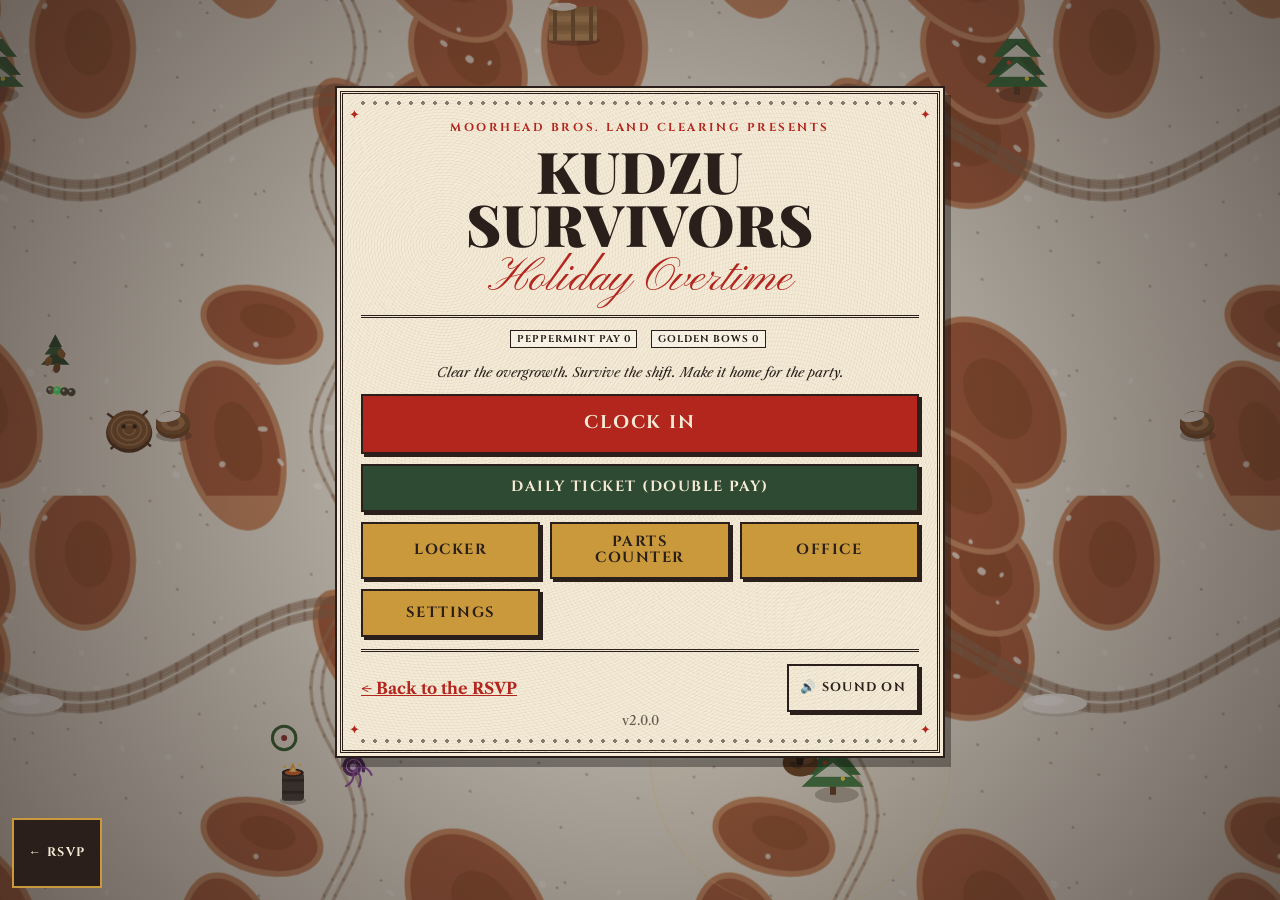
<file: game.html>
<!doctype html>
<html lang="en">
<head>
  <meta charset="utf-8">
  <meta name="viewport" content="width=device-width, initial-scale=1, maximum-scale=1, user-scalable=no, viewport-fit=cover">
  <title>Kudzu Survivors: Holiday Overtime</title>
  <meta name="description" content="A Moorhead Bros. holiday clearing operation. Survive the festive overgrowth. (Then go RSVP.)">
  <meta name="theme-color" content="#2a1f1a">
  <link rel="icon" href="data:image/svg+xml,<svg xmlns='http://www.w3.org/2000/svg' viewBox='0 0 100 100'><text y='.9em' font-size='90'>🎄</text></svg>">
  <link rel="preconnect" href="https://fonts.googleapis.com">
  <link rel="preconnect" href="https://fonts.gstatic.com" crossorigin>
  <link href="https://fonts.googleapis.com/css2?family=Cinzel:wght@400;700&family=Libre+Caslon+Text:ital,wght@0,400;0,700;1,400&family=Pinyon+Script&family=Playfair+Display:wght@400;700;900&display=swap" rel="stylesheet">
  <style>
    html, body { margin: 0; height: 100%; overflow: hidden; background: #2a1f1a; }
    #ks-canvas { position: fixed; inset: 0; width: 100%; height: 100%; touch-action: none; }
  </style>
</head>
<body data-no-sound-button>
  <canvas id="ks-canvas" aria-label="Kudzu Survivors game area"></canvas>
  <div id="ks-ui"></div>
  <a id="ks-rsvp" class="ks-rsvp" href="index.html#rsvp">&larr; RSVP</a>
  <noscript><p style="color:#efe2c4;font-family:Georgia,serif;padding:16px">Kudzu Survivors needs JavaScript. <a style="color:#c9993b" href="index.html#rsvp">Back to the RSVP</a></p></noscript>

  <!-- Fresh ?v= each visit so browsers never run a stale copy. Order is binding (CONTRACT §1.1). -->
  <script>
    (function () {
      var v = Date.now();
      var list = ["js/sound.js", "js/game/core.js", "js/game/audio.js", "js/game/meta.js", "js/game/weapons.js", "js/game/weapons_evo.js",
                  "js/game/items.js", "js/game/levelup.js", "js/game/enemies.js", "js/game/bosses.js", "js/game/maps.js", "js/game/ui.js", "js/game/test.js"];
      var m = /[?&]skip=([a-z0-9_,]+)/.exec(location.search);
      var skip = m ? m[1].split(",") : [];
      list = list.filter(function (src) {
        for (var i = 0; i < skip.length; i++) if (src === "js/game/" + skip[i] + ".js") return false;
        return true;
      });
      function boot() { if (window.KS && !window.KS._booted) window.KS.boot(); }
      list.forEach(function (src, i) {
        var s = document.createElement("script");
        s.src = src + "?v=" + v;
        s.async = false;
        s.onerror = function () { (window.KS_LOAD_ERRORS = window.KS_LOAD_ERRORS || []).push(src); if (i === list.length - 1) boot(); };
        if (i === list.length - 1) s.onload = boot;
        document.body.appendChild(s);
      });
    })();
  </script>
</body>
</html>
</file>
<file: css/style.css>
/* ============================================================
   Moorhead Bros. Christmas Party RSVP
   A full-page magazine advertisement, December 1931.
   Four inks on cream stock: brick red, holly green, ochre, brown-black.
   Mobile first. Google Fonts are the only outside asset.
   ============================================================ */
:root {
  /* stock */
  --paper: #f1e6cc;
  --paper-edge: #e8d9b5;
  --paper-hi: #faf3e0;
  /* inks */
  --ink: #2a1f1a;
  --ink-2: #4a382b;
  --red: #b3261e;
  --red-dk: #8e1b16;
  --red-lt: #c8432b;
  --green: #2f4a32;
  --green-dk: #1f3324;
  --green-lt: #5e7355;
  --ochre: #c9993b;
  --ochre-dk: #a87a28;
  --ochre-lt: #e6bd68;

  --f-head: "Playfair Display", "Bodoni MT", Didot, Georgia, serif;
  --f-caps: "Cinzel", "Trajan Pro", "Times New Roman", serif;
  --f-body: "Libre Caslon Text", "Adobe Caslon Pro", Georgia, serif;
  --f-script: "Pinyon Script", "Snell Roundhand", cursive;
  --f-deco: "Limelight", "Playfair Display", Georgia, serif;

  /* the red plate, printed a hair out of register */
  --misreg: 1px .6px 0 rgba(179, 38, 30, .5);
  --misreg-red: -1px .6px 0 rgba(201, 153, 59, .55), .6px 0 0 rgba(142, 27, 22, .35);

  /* paper grain (feTurbulence) and a 45-degree halftone screen */
  --grain: url("data:image/svg+xml,%3Csvg xmlns='http://www.w3.org/2000/svg' width='240' height='240'%3E%3Cfilter id='n'%3E%3CfeTurbulence type='fractalNoise' baseFrequency='.8' numOctaves='2' stitchTiles='stitch'/%3E%3CfeColorMatrix values='0 0 0 0 .16 0 0 0 0 .12 0 0 0 0 .1 .62 0 0 0 -.2'/%3E%3C/filter%3E%3Crect width='100%25' height='100%25' filter='url(%23n)'/%3E%3C/svg%3E");
  /* end-paper: a small four-point star on a 48px grid, tone on tone */
  --endpaper: url("data:image/svg+xml,%3Csvg xmlns='http://www.w3.org/2000/svg' width='48' height='48'%3E%3Cg fill='%232f4a32' fill-opacity='.35'%3E%3Cpath d='M24 20.5 25 23 27.5 24 25 25 24 27.5 23 25 20.5 24 23 23Z'/%3E%3Cpath d='M0 -3.5 1 -1 3.5 0 1 1 0 3.5 -1 1 -3.5 0 -1 -1Z'/%3E%3Cpath d='M48 -3.5 49 -1 51.5 0 49 1 48 3.5 47 1 44.5 0 47 -1Z'/%3E%3Cpath d='M0 44.5 1 47 3.5 48 1 49 0 51.5 -1 49 -3.5 48 -1 47Z'/%3E%3Cpath d='M48 44.5 49 47 51.5 48 49 49 48 51.5 47 49 44.5 48 47 47Z'/%3E%3C/g%3E%3C/svg%3E");
  /* height of the pelmet the lights hang from (bulbs reach ~59px below 600px wide, ~67px above) */
  --band: 64px;
  --corner: url("data:image/svg+xml,%3Csvg xmlns='http://www.w3.org/2000/svg' width='26' height='26'%3E%3Crect width='26' height='26' fill='%23f1e6cc'/%3E%3Cpath d='M13 2 24 13 13 24 2 13Z' fill='none' stroke='%232a1f1a' stroke-width='1.4'/%3E%3Cpath d='M13 7.5 18.5 13 13 18.5 7.5 13Z' fill='%23b3261e'/%3E%3C/svg%3E");
}

*, *::before, *::after { box-sizing: border-box; }
html { scroll-behavior: smooth; -webkit-text-size-adjust: 100%; }
body {
  margin: 0;
  font-family: var(--f-body);
  font-size: 1rem;
  line-height: 1.6;
  color: var(--ink);
  background: var(--grain), var(--endpaper) 0 0 / 48px 48px, var(--green-dk);
  background-attachment: fixed; /* keeps the pattern in register with the lights pelmet */
  overflow-x: hidden;
}
img { max-width: 100%; display: block; }
button { font: inherit; color: inherit; border-radius: 0; }
p { margin: 0; }
a { color: var(--red-dk); text-decoration-thickness: 1px; text-underline-offset: 3px; }
a:hover { color: var(--ink); }
[hidden] { display: none !important; }

:focus-visible { outline: 2px solid var(--red); outline-offset: 3px; }
::selection { background: var(--red); color: var(--paper-hi); }

/* ---------- String lights (drawn by main.js) ---------- */
.lights {
  position: fixed; inset: 0 0 auto 0;
  height: 78px; z-index: 110;
  pointer-events: none;
}
/* the pelmet: a strip of end-paper the bulbs hang inside, so the page slides beneath them */
.lights::before {
  content: ""; position: absolute; inset: 0 0 auto 0; height: var(--band); z-index: -1;
  background: var(--grain), var(--endpaper) 0 0 / 48px 48px, var(--green-dk);
  background-attachment: fixed;
  border-bottom: 1px solid rgba(201, 153, 59, .55);
  box-shadow: 0 6px 8px -4px rgba(0, 0, 0, .5);
}
#lights-svg { position: relative; width: 100%; height: 100%; overflow: visible; }
.wire { fill: none; stroke: var(--ochre-dk); stroke-width: 2; stroke-dasharray: 5 1.5; }
.bulb { pointer-events: auto; cursor: pointer; transition: transform .2s; }
.bulb .glass { stroke: var(--ink); stroke-width: .8; transition: fill .25s, opacity .25s, filter .25s; }
.bulb .shine { fill: var(--paper-hi); opacity: .6; }
.bulb .socket { fill: var(--ochre-dk); stroke: var(--ink); stroke-width: .8; }
.bulb.on .glass { filter: drop-shadow(0 0 5px var(--c)) drop-shadow(0 0 12px var(--c)); }
.bulb.off .glass { fill: color-mix(in srgb, var(--c) 35%, #3a2d26) !important; filter: none; }
.bulb.off .shine { opacity: .2; }
.bulb.broken .glass { fill: #3a2d26 !important; filter: none; opacity: .5; }
.bulb.broken .shine { opacity: 0; }
.bulb:hover { transform: translateY(2px); }
.shard { fill: var(--paper-edge); animation: shard .8s ease-out forwards; }
@keyframes shard {
  to { transform: translate(var(--dx), var(--dy)) rotate(var(--rot)); opacity: 0; }
}

/* ---------- The sheet: one page of the magazine ---------- */
.sheet {
  position: relative;
  max-width: 820px;
  margin: calc(var(--band) + 10px) 8px 28px;
  padding: 26px 18px 30px;
  box-shadow: 0 1px 0 rgba(0, 0, 0, .4), 0 18px 40px -18px rgba(0, 0, 0, .55);
  background:
    var(--grain),
    radial-gradient(ellipse at 50% 40%, transparent 52%, rgba(168, 122, 40, .2) 100%),
    linear-gradient(180deg, var(--paper) 0%, var(--paper) 80%, var(--paper-edge) 100%);
  background-color: var(--paper);
}
/* double-rule page border with a lozenge at each corner */
.sheet::before {
  content: ""; position: absolute; inset: 7px; pointer-events: none;
  border: 2px solid var(--ink);
  box-shadow: inset 0 0 0 3px var(--paper), inset 0 0 0 4px var(--ink);
}
.sheet::after {
  content: ""; position: absolute; inset: -2px; pointer-events: none;
  background:
    var(--corner) top left / 26px 26px no-repeat,
    var(--corner) top right / 26px 26px no-repeat,
    var(--corner) bottom left / 26px 26px no-repeat,
    var(--corner) bottom right / 26px 26px no-repeat;
}

/* running head */
.masthead {
  display: grid;
  grid-template-columns: 1fr 1fr;
  grid-template-areas: "title title" "date page";
  gap: 2px 12px;
  align-items: baseline;
  margin: 4px 0 12px;
  padding: 7px 2px 6px;
  border-top: 3px double var(--ink);
  border-bottom: 1px solid var(--ink);
  font-family: var(--f-caps); font-weight: 500;
  font-size: .68rem; letter-spacing: .16em; line-height: 1.5;
  text-transform: uppercase;
  color: var(--ink);
}
.mh-title { grid-area: title; text-align: center; font-weight: 700; color: var(--red-dk); text-wrap: balance; }
.mh-date { grid-area: date; }
.mh-page { grid-area: page; text-align: right; }

/* ---------- The painted plate ---------- */
.hero {
  position: relative;
  height: clamp(400px, 124vw, 560px);
  margin: 5px;
  color: var(--paper-hi);
  overflow: hidden;
  isolation: isolate;
  container-type: inline-size; /* the sleigh crosses the plate in cqw */
  border: 2px solid var(--ink);
  box-shadow: 0 0 0 3px var(--paper), 0 0 0 4px var(--ink);
  background:
    /* a few stars */
    radial-gradient(1.6px 1.6px at 12% 14%, #f6eed8 50%, transparent 52%),
    radial-gradient(1.2px 1.2px at 27% 31%, #f6eed8 50%, transparent 52%),
    radial-gradient(1.8px 1.8px at 44% 9%, #f6eed8 50%, transparent 52%),
    radial-gradient(1.2px 1.2px at 58% 24%, #f6eed8 50%, transparent 52%),
    radial-gradient(1.4px 1.4px at 8% 40%, #f6eed8 50%, transparent 52%),
    radial-gradient(1.4px 1.4px at 93% 38%, #f6eed8 50%, transparent 52%),
    /* moon haze, lantern warmth, then the sky itself in close tones */
    radial-gradient(ellipse 46% 34% at 82% 16%, rgba(243, 222, 164, .38), transparent 70%),
    radial-gradient(ellipse 70% 40% at 40% 84%, rgba(240, 189, 98, .42), transparent 72%),
    linear-gradient(180deg, #0e1b1e 0%, #152a2b 38%, #24403a 62%, #56684f 82%, #9a9468 100%);
}
/* brush texture and a thin warm varnish over the painting */
.hero::before {
  content: ""; position: absolute; inset: 0; z-index: 5; pointer-events: none;
  mix-blend-mode: soft-light;
  opacity: .5;
  background:
    url("data:image/svg+xml,%3Csvg xmlns='http://www.w3.org/2000/svg' width='600' height='600'%3E%3Cfilter id='b'%3E%3CfeTurbulence type='fractalNoise' baseFrequency='0.012 0.14' numOctaves='3' seed='4' stitchTiles='stitch'/%3E%3CfeColorMatrix values='.33 .33 .33 0 0 .33 .33 .33 0 0 .33 .33 .33 0 0 0 0 0 0 .5'/%3E%3C/filter%3E%3Crect width='100%25' height='100%25' filter='url(%23b)'/%3E%3C/svg%3E") 0 0 / 600px 600px,
    linear-gradient(rgba(201, 153, 59, .08), rgba(201, 153, 59, .08));
}
/* print screen: grain, a light halftone and a darkened edge */
.hero::after {
  content: ""; position: absolute; inset: 0; z-index: 6; pointer-events: none;
  background:
    var(--grain),
    radial-gradient(circle, rgba(42, 31, 26, .55) .7px, transparent 1.1px) 0 0 / 4px 4px,
    radial-gradient(circle, rgba(42, 31, 26, .55) .7px, transparent 1.1px) 2px 2px / 4px 4px;
  mix-blend-mode: multiply;
  opacity: .18;
  box-shadow: inset 0 0 90px rgba(10, 6, 4, .6);
}
#snow { position: absolute; inset: 0; width: 100%; height: 100%; z-index: 0; pointer-events: none; }

.moon {
  position: absolute; top: 6%; right: 7%;
  width: clamp(46px, 11%, 76px); height: auto; aspect-ratio: 1; border-radius: 50%;
  background: radial-gradient(circle at 38% 36%, #fbf3dc 0%, #f0dca6 58%, #d9bd77 100%);
  box-shadow: 0 0 34px 12px rgba(243, 222, 164, .28);
  z-index: 3;
  border: 0; padding: 0; cursor: pointer;
  transition: box-shadow .3s, transform .3s;
}
.moon::before, .moon::after {
  content: ""; position: absolute; border-radius: 50%; background: rgba(168, 122, 40, .2);
}
.moon::before { width: 19%; height: 19%; top: 26%; left: 50%; }
.moon::after { width: 12%; height: 12%; top: 60%; left: 30%; }
.moon:hover, .moon:focus-visible {
  transform: scale(1.06);
  box-shadow: 0 0 46px 20px rgba(243, 222, 164, .48);
}
.moon:focus-visible, .santa-btn:focus-visible { outline: 2px dashed var(--ochre-lt); outline-offset: 5px; }

.sleigh {
  position: absolute; top: 12%; left: 0;
  width: min(300px, 72%);
  color: #0d0a08;
  filter: drop-shadow(0 0 1px rgba(250, 243, 224, .4));
  transform: translateX(-120%);
  z-index: 2; pointer-events: none;
}
.sleigh.fly { animation: fly 9s linear forwards; }
.sleigh .deer-run { animation: gallop .45s ease-in-out infinite alternate; }
.sleigh .legs-f, .sleigh .legs-b {
  transform-box: fill-box; transform-origin: 50% 0;
  animation: legs .45s ease-in-out infinite alternate;
}
.sleigh .legs-b { animation-direction: alternate-reverse; }
.sleigh .rudolph { fill: var(--red-lt); filter: drop-shadow(0 0 3px #e8563a) drop-shadow(0 0 7px #e8563a); }
@keyframes legs { from { transform: rotate(-26deg); } to { transform: rotate(22deg); } }
@keyframes gallop { to { transform: translateY(-4px); } }
@keyframes fly {
  0%   { transform: translate(-120%, 40px) rotate(-4deg); }
  50%  { transform: translate(50cqw, -30px) rotate(-8deg); }
  100% { transform: translate(125cqw, 30px) rotate(-2deg); }
}

/* the village and hills: background now, softened behind him */
.hills {
  position: absolute; bottom: 0; left: 0;
  width: 100%; height: auto;
  z-index: 1; pointer-events: none;
  filter: blur(.6px) saturate(.85) brightness(.82);
}

/* the old gentleman, filling the picture: head in the upper third, belt at the bottom edge */
.santa-btn {
  position: absolute; left: 52%; bottom: -1%; z-index: 4;
  height: 90%; aspect-ratio: 400 / 520; width: auto; max-width: 98%;
  transform: translateX(-50%);
  background: none; border: 0; padding: 0; cursor: pointer;
  -webkit-tap-highlight-color: transparent;
}
/* a painting holds still: no idle loops (they would re-run the paint filters every frame) */
.santa { display: block; width: 100%; height: 100%; overflow: visible; }
.santa * { transform-box: view-box; }
.santa-body { transform-origin: 200px 520px; }
.santa-arm { transform-origin: 146px 418px; }
.santa-hat { transform-origin: 204px 150px; }
.pompom { transform-origin: 322px 150px; }
.mouth { transform-origin: 205px 254px; }
.eye, .pupil { transform-box: view-box; }
.santa.talking .mouth { animation: talk .18s ease-in-out infinite alternate; }
.santa.jiggle { animation: jiggle .6s ease; }
.santa.jiggle .santa-hat { animation: hatpop .6s ease; }
.santa.jiggle .santa-arm { animation: wave .6s ease; }
.santa.jiggle .pompom { animation: pom .6s ease; }
.lid { transition: height .08s; }
.santa.blink .lid, .santa.wink #eye-r .lid { height: 15px; }
@keyframes wave { 0%, 100% { transform: none; } 40% { transform: rotate(-4deg); } 75% { transform: rotate(2deg); } }
@keyframes pom { 0%, 100% { transform: none; } 35% { transform: rotate(14deg); } 70% { transform: rotate(-8deg); } }
@keyframes talk { from { transform: scaleY(.45); } to { transform: scaleY(1.15); } }
@keyframes jiggle {
  0% { transform: scale(1); } 25% { transform: scale(1.05, .95); } 50% { transform: scale(.97, 1.04); }
  75% { transform: scale(1.02, .99); } 100% { transform: scale(1); }
}
@keyframes hatpop { 30% { transform: translateY(-16px) rotate(-5deg); } 100% { transform: none; } }

/* Full Griswold */
body.griswold .bulb.on .glass { animation: flicker .12s steps(2) infinite; }
body.griswold .hero { animation: strobe 1.6s ease-in-out infinite; }
@keyframes flicker { 50% { opacity: .55; } }
@keyframes strobe { 50% { filter: brightness(1.18) saturate(1.2); } }

/* ---------- Caption under the plate ---------- */
.plate-caption { margin: 12px 4px 0; text-align: center; }
.plate-credit {
  display: flex; flex-wrap: wrap; justify-content: space-between; gap: 0 12px;
  font-style: italic; font-size: .72rem; line-height: 1.5; color: var(--ink-2);
}
.speech {
  position: relative;
  max-width: 30rem; min-height: 2.9em;
  margin: 12px auto 0; padding: 0 .5em;
  font-family: var(--f-head); font-style: italic; font-weight: 700;
  font-size: 1.12rem; line-height: 1.4;
  color: var(--ink);
  transform-origin: 50% 0;
}
.speech::before { content: "\201C"; color: var(--red); }
.speech::after { content: "\201D"; color: var(--red); }
.speech.pop { animation: pop .3s ease-out; }
@keyframes pop { from { transform: translateY(5px); opacity: 0; } to { transform: none; opacity: 1; } }
.speech-by {
  font-family: var(--f-caps); font-weight: 500; font-size: .7rem; letter-spacing: .16em;
  text-transform: uppercase; color: var(--ink-2); margin-top: 4px;
}
.santa-hint { font-style: italic; font-size: .78rem; color: var(--ink-2); margin-top: 2px; }

.hohoho {
  position: fixed; z-index: 115; pointer-events: none;
  font-family: var(--f-head); font-style: italic; font-weight: 900; font-size: 1.9rem;
  color: var(--red);
  text-shadow: 1.5px 1.5px 0 var(--paper-hi), -1px -1px 0 var(--paper-hi);
  animation: floatUp 1.4s ease-out forwards;
}
@keyframes floatUp { to { transform: translateY(-120px) rotate(var(--r, 0deg)); opacity: 0; } }

/* ---------- Headline and advertising copy ---------- */
.ad { padding: 22px 4px 6px; }
.hero-copy { text-align: center; }
.kicker {
  font-family: var(--f-caps); font-weight: 500;
  font-size: .72rem; letter-spacing: .18em; line-height: 1.7; text-transform: uppercase;
  color: var(--ink);
  max-width: 26em; margin: 0 auto 6px; text-wrap: balance;
}
.title { margin: 0; line-height: .92; font-weight: 400; }
.title-script {
  display: block;
  font-family: var(--f-script);
  font-size: clamp(2.5rem, 11.5vw, 4.6rem); line-height: 1;
  color: var(--green);
  margin-bottom: -.06em;
}
.title-block { display: block; font-family: var(--f-head); font-weight: 900; }
.title-block > span { display: block; }
.title-block > span:first-child {
  font-size: clamp(2.9rem, 14vw, 6.7rem);
  letter-spacing: -.01em;
  color: var(--red);
  text-shadow: var(--misreg-red);
}
.title-block > span:last-child {
  display: flex; align-items: center; justify-content: center; gap: .3em;
  font-style: italic;
  font-size: clamp(2.5rem, 12vw, 5.6rem);
  color: var(--ink);
  text-shadow: var(--misreg);
  margin-top: .02em;
}
/* rules with end ticks either side of "Party" */
.title-block > span:last-child::before,
.title-block > span:last-child::after {
  content: ""; flex: 1 1 0; max-width: 1.5em; height: .16em; margin-top: .18em;
  border-top: 2px solid var(--ink); border-bottom: 1px solid var(--ink);
}
.deck {
  font-family: var(--f-head); font-style: italic; font-weight: 700;
  font-size: clamp(1.08rem, 4.6vw, 1.45rem); line-height: 1.3;
  color: var(--green-dk);
  max-width: 22em; margin: 14px auto 0; text-wrap: balance;
}

/* fleuron rule: a hairline with a lozenge and end ticks */
.rule-orn {
  position: relative; height: 13px; margin: 16px auto; max-width: 420px;
  background:
    linear-gradient(var(--ink), var(--ink)) left center / 1px 9px no-repeat,
    linear-gradient(var(--ink), var(--ink)) right center / 1px 9px no-repeat,
    linear-gradient(var(--ink), var(--ink)) center / 100% 1px no-repeat;
}
.rule-orn i {
  position: absolute; left: 50%; top: 50%;
  width: 9px; height: 9px; margin: -4.5px 0 0 -4.5px;
  background: var(--red);
  box-shadow: 0 0 0 4px var(--paper), 0 0 0 5px var(--ink);
  transform: rotate(45deg);
}
.sub {
  font-family: var(--f-caps); font-weight: 500;
  font-size: .82rem; letter-spacing: .12em; line-height: 1.75;
  color: var(--ink);
  text-wrap: balance;
}
.sub strong { font-weight: 700; color: var(--red-dk); }

.copy {
  margin: 18px auto 0; max-width: 40rem;
  text-align: justify; hyphens: auto; -webkit-hyphens: auto;
  font-size: 1rem; line-height: 1.62;
  color: var(--ink);
  text-shadow: 0 0 .5px rgba(42, 31, 26, .35); /* ink spread */
}
.copy p + p { text-indent: 1.5em; }
.copy p:first-child::first-letter {
  float: left;
  font-family: var(--f-head); font-weight: 900;
  font-size: 3.5em; line-height: .78;
  padding: .09em .08em 0 0;
  color: var(--red);
  text-shadow: var(--misreg-red);
}
.lead-in { font-variant: small-caps; letter-spacing: .07em; font-weight: 700; }
.copy em { font-weight: 700; color: var(--red-dk); }

/* countdown panel, printed in a flat ochre tint */
.timebox {
  margin: 24px auto 0; max-width: 460px; padding: 12px 10px 10px;
  border-top: 3px double var(--ink); border-bottom: 3px double var(--ink);
  background:
    radial-gradient(circle, rgba(168, 122, 40, .38) .7px, transparent 1.1px) 0 0 / 4px 4px,
    radial-gradient(circle, rgba(168, 122, 40, .38) .7px, transparent 1.1px) 2px 2px / 4px 4px;
}
.timebox-head {
  font-family: var(--f-caps); font-weight: 700;
  font-size: .68rem; letter-spacing: .18em; line-height: 1.5; text-transform: uppercase;
  color: var(--ink);
}
.countdown { display: grid; grid-template-columns: repeat(4, 1fr); margin-top: 8px; }
.cd-cell { display: flex; flex-direction: column; align-items: center; min-width: 0; padding: 0 2px; }
.cd-cell + .cd-cell { border-left: 1px solid var(--ink); }
.cd-num {
  display: block;
  font-family: var(--f-head); font-weight: 700; font-size: clamp(1.8rem, 9.5vw, 2.9rem); line-height: 1.05;
  font-variant-numeric: tabular-nums;
  color: var(--ink);
  text-shadow: var(--misreg);
}
.cd-num.tick { animation: flip .35s ease; }
@keyframes flip { 0% { transform: none; opacity: 1; } 45% { transform: translateY(-3px) scaleY(.82); opacity: .45; } 100% { transform: none; opacity: 1; } }
.cd-label {
  font-family: var(--f-caps); font-weight: 500;
  font-size: .64rem; letter-spacing: .18em; text-transform: uppercase;
  color: var(--ink); margin-top: 2px;
}
.cd-caption { font-style: italic; font-size: .92rem; color: var(--ink); margin-top: 8px; }

/* ---------- Buttons: flat, squared, printed ---------- */
.btn {
  display: inline-block; cursor: pointer;
  padding: 14px 20px;
  font-family: var(--f-caps); font-weight: 700;
  font-size: .86rem; letter-spacing: .12em; line-height: 1.35; text-transform: uppercase;
  text-align: center; text-decoration: none;
  color: var(--paper-hi);
  background: var(--red);
  border: 2px solid var(--ink);
  box-shadow: inset 0 0 0 3px var(--red), inset 0 0 0 4px rgba(250, 243, 224, .85);
  transition: background-color .15s, color .15s, box-shadow .15s;
}
.btn:hover { background: var(--red-dk); color: var(--paper-hi); box-shadow: inset 0 0 0 3px var(--red-dk), inset 0 0 0 4px rgba(250, 243, 224, .85); }
.btn:active { transform: translateY(1px); }
.btn:focus-visible { outline: 2px solid var(--ink); outline-offset: 3px; }

.btn-reply {
  display: inline-flex; align-items: center; justify-content: center; gap: .7em;
  max-width: 100%; margin-top: 22px;
}
.btn-reply .hand { font-family: serif; font-size: 1.5em; line-height: 1; letter-spacing: 0; }
.headcount { margin-top: 10px; font-style: italic; font-size: .9rem; color: var(--ink-2); }

.btn-ghost {
  margin-top: 22px;
  color: var(--ink); background: transparent;
  box-shadow: inset 0 0 0 3px var(--paper-hi), inset 0 0 0 4px var(--ink);
}
.btn-ghost:hover { color: var(--paper-hi); background: var(--ink); box-shadow: inset 0 0 0 3px var(--ink), inset 0 0 0 4px var(--paper-hi); }

/* ---------- The coupon ---------- */
.rsvp { position: relative; padding: 34px 0 10px; scroll-margin-top: calc(var(--band) + 24px); }
.card {
  position: relative;
  max-width: 640px; margin: 0 auto;
  background: var(--paper-hi);
  border: 2px dashed var(--ink);
}
/* "cut along the dotted line", breaking the border top right */
.card::before {
  content: "cut along the dotted line";
  position: absolute; top: -.85em; right: 14px; z-index: 1;
  padding: 0 7px;
  font-style: italic; font-size: .72rem; line-height: 1.6; color: var(--ink-2);
  background: linear-gradient(var(--paper) 50%, var(--paper-hi) 50%);
}
.scissors {
  position: absolute; top: -13px; left: 14px; z-index: 1;
  width: 50px; height: 24px; padding: 0 6px;
  color: var(--ink);
  background: linear-gradient(var(--paper) 50%, var(--paper-hi) 50%);
}
.card-face { position: relative; padding: 30px 16px 26px; }
.card-head { text-align: center; margin-bottom: 24px; padding-bottom: 18px; border-bottom: 3px double var(--ink); }
.stamp {
  display: inline-block; margin: 0 0 10px; padding: 4px 2px 3px;
  font-family: var(--f-caps); font-weight: 700;
  font-size: .68rem; letter-spacing: .2em; line-height: 1.5; text-transform: uppercase;
  color: var(--red-dk);
  border-top: 1px solid var(--red-dk); border-bottom: 1px solid var(--red-dk);
}
.card h2 {
  margin: 0;
  font-family: var(--f-head); font-weight: 900;
  font-size: clamp(2.1rem, 9.5vw, 3.2rem); line-height: 1.05;
  color: var(--ink);
  text-shadow: var(--misreg);
}
.coupon-to {
  margin-top: 10px;
  font-size: .9rem; line-height: 1.5; color: var(--ink);
}
.coupon-to b { font-variant: small-caps; letter-spacing: .06em; font-size: 1.08em; }
.card-sub {
  margin: 10px auto 0; max-width: 30em;
  font-size: .98rem; line-height: 1.55; color: var(--ink);
}
.card-sub em { font-weight: 700; }

/* honeypot stays off the page */
.hp { position: absolute; left: -9999px; width: 1px; height: 1px; overflow: hidden; }

.field { border: 0; padding: 0; margin: 0 0 24px; min-width: 0; }
.label {
  display: block; width: 100%;
  font-family: var(--f-caps); font-weight: 700;
  font-size: .84rem; letter-spacing: .12em; line-height: 1.4;
  color: var(--ink);
  margin-bottom: 8px; padding: 0;
}
.label em { font-family: var(--f-body); font-style: italic; font-weight: 400; font-size: .88rem; letter-spacing: 0; color: var(--ink-2); }
.num {
  display: inline-block; margin-right: .35em;
  font-family: var(--f-head); font-weight: 900; font-size: 1.35em; line-height: 1; letter-spacing: 0;
  color: var(--red);
}
.num::after { content: "."; }

/* fill-in fields on ruled lines */
input[type="text"], textarea, select {
  display: block; width: 100%;
  font-family: var(--f-body); font-size: 1.06rem; color: var(--ink);
  border-radius: 0;
  -webkit-appearance: none; appearance: none;
}
input[type="text"] {
  padding: 8px 4px 5px;
  background: transparent;
  border: 0; border-bottom: 1.5px solid var(--ink);
}
textarea {
  padding: 0 4px;
  min-height: 6.1rem; resize: vertical;
  line-height: 2rem;
  border: 0; border-bottom: 1.5px solid var(--ink);
  background: linear-gradient(transparent calc(2rem - 1px), rgba(42, 31, 26, .75) calc(2rem - 1px)) 0 0 / 100% 2rem local;
}
select {
  padding: 9px 34px 8px 10px;
  background:
    linear-gradient(45deg, transparent 50%, var(--ink) 50%) right 16px center / 6px 6px no-repeat,
    linear-gradient(-45deg, transparent 50%, var(--ink) 50%) right 10px center / 6px 6px no-repeat,
    var(--paper-hi);
  border: 1.5px solid var(--ink);
  cursor: pointer;
}
::placeholder { color: #6b5848; font-style: italic; opacity: 1; }
input[type="text"]:focus, textarea:focus, select:focus {
  outline: 2px solid var(--red); outline-offset: 2px;
  background-color: rgba(201, 153, 59, .16);
}
.error { margin: 7px 0 0; font-size: .93rem; font-style: italic; font-weight: 700; color: var(--red-dk); }
.error::before { content: "\261E\FE0E\00A0"; font-style: normal; }
.error:empty { display: none; }
.invalid input[type="text"] { border-bottom-color: var(--red); border-bottom-width: 2px; }

/* attendance: two tick-boxes */
.attend { display: grid; grid-template-columns: 1fr; gap: 10px; }
.ticket { position: relative; display: block; cursor: pointer; }
.ticket input { position: absolute; opacity: 0; pointer-events: none; }
.ticket-inner {
  display: flex; align-items: center; gap: 12px;
  min-height: 60px; padding: 10px 12px;
  border: 1px solid var(--ink);
  transition: background-color .15s, box-shadow .15s;
}
.ticket-box {
  position: relative; flex: none;
  width: 24px; height: 24px;
  border: 1.5px solid var(--ink);
  background: var(--paper-hi);
}
.ticket-box::after {
  content: ""; position: absolute; left: 8px; top: -7px;
  width: 11px; height: 24px;
  border: solid var(--red); border-width: 0 3.5px 3.5px 0;
  border-radius: 1px 2px 3px 2px;
  transform: rotate(38deg) scale(0); transform-origin: 60% 70%;
  transition: transform .16s ease-out;
}
.ticket-text { display: flex; flex-direction: column; min-width: 0; text-align: left; }
.ticket-main { font-family: var(--f-head); font-weight: 700; font-size: 1.12rem; line-height: 1.2; color: var(--ink); }
.ticket-small { font-style: italic; font-size: .88rem; line-height: 1.35; color: var(--ink-2); }
.ticket:hover .ticket-inner { background: rgba(201, 153, 59, .14); }
.ticket input:checked + .ticket-inner { background: rgba(201, 153, 59, .26); box-shadow: inset 0 0 0 1.5px var(--ink); }
.ticket-no input:checked + .ticket-inner { background: rgba(94, 115, 85, .2); }
.ticket input:checked + .ticket-inner .ticket-box::after { transform: rotate(38deg) scale(1); }
.ticket-yes input:checked + .ticket-inner .ticket-box::after { border-color: var(--red); }
.ticket-no input:checked + .ticket-inner .ticket-box::after { border-color: var(--green); }
.ticket input:focus-visible + .ticket-inner { outline: 2px solid var(--red); outline-offset: 3px; }

/* attending-only fields fold away */
.if-attending { display: grid; grid-template-rows: 1fr; transition: grid-template-rows .45s ease, opacity .35s; }
.if-attending > * { min-height: 0; }
.if-attending.collapsed { grid-template-rows: 0fr; opacity: 0; }
.if-attending-inner { overflow: hidden; padding: 0 3px; margin: 0 -3px; }

/* shirt sizes: a row of order-blank boxes */
.sizes { display: flex; flex-wrap: wrap; justify-content: center; gap: 8px; }
.size-tag { position: relative; display: block; cursor: pointer; flex: 0 0 calc(25% - 8px); min-width: 0; }
.size-tag input { position: absolute; opacity: 0; pointer-events: none; }
.size-tag span {
  display: flex; flex-direction: column; align-items: center; justify-content: center; text-align: center;
  height: 100%; min-height: 56px; padding: 7px 5px 6px;
  color: var(--ink); background: transparent;
  border: 1px solid var(--ink);
  transition: background-color .15s, color .15s;
}
.size-tag b { font-family: var(--f-head); font-weight: 900; font-size: 1.15rem; line-height: 1.1; }
.size-tag:hover span { background: rgba(201, 153, 59, .2); }
.size-tag input:checked + span {
  color: var(--paper-hi); background: var(--red);
  box-shadow: inset 0 0 0 2px var(--red), inset 0 0 0 3px rgba(250, 243, 224, .85);
  animation: stampIn .28s ease-out;
}
.size-tag input:focus-visible + span { outline: 2px solid var(--ink); outline-offset: 3px; }
@keyframes stampIn { from { transform: scale(1.08); } to { transform: none; } }
.step-quip { font-style: italic; font-size: .98rem; color: var(--green-dk); }

/* guest stepper */
.stepper { display: flex; align-items: center; gap: 12px; flex-wrap: wrap; }
.step-btn {
  width: 46px; height: 46px; padding: 0; cursor: pointer;
  font-family: var(--f-head); font-weight: 700; font-size: 1.5rem; line-height: 1;
  color: var(--ink); background: var(--paper-hi);
  border: 1.5px solid var(--ink);
  box-shadow: inset 0 0 0 2px var(--paper-hi), inset 0 0 0 3px var(--ink);
  transition: background-color .12s, color .12s;
}
.step-btn:hover { color: var(--paper-hi); background: var(--ink); box-shadow: inset 0 0 0 2px var(--ink), inset 0 0 0 3px var(--paper-hi); }
.step-btn:active { transform: translateY(1px); }
.step-btn:disabled { color: #8a7a68; background: transparent; border-color: #8a7a68; box-shadow: none; cursor: not-allowed; }
.step-val { font-family: var(--f-head); font-weight: 700; font-size: 2rem; line-height: 1; min-width: 1.3em; text-align: center; color: var(--ink); }
.step-quip { flex: 1 1 160px; }
.guests { display: grid; gap: 12px; margin-top: 14px; }
.guests:empty { margin-top: 0; }
.guest {
  position: relative;
  display: grid; grid-template-columns: auto 1fr; gap: 12px; align-items: end;
  animation: dropIn .35s ease-out;
}
.guest.leaving { animation: dropOut .3s ease forwards; }
.guest-ornament {
  position: relative; width: 24px; height: 24px; margin-bottom: 6px; border-radius: 50%;
  background: var(--oc, var(--red));
  border: 1.5px solid var(--ink);
  box-shadow: inset -4px -4px 0 rgba(42, 31, 26, .22);
}
.guest-ornament::before {
  content: ""; position: absolute; top: -7px; left: 50%; width: 8px; height: 6px; margin-left: -4px;
  background: var(--ochre); border: 1.5px solid var(--ink);
}
.extra-guests {
  display: flex; align-items: center; gap: 10px 14px; flex-wrap: wrap;
  margin-top: 16px; padding-top: 12px;
  border-top: 1px solid var(--ink);
  animation: dropIn .35s ease-out;
}
.extra-guests label { flex: 1 1 200px; font-style: italic; font-size: .98rem; color: var(--ink); }
.extra-guests select { flex: 0 1 200px; width: auto; min-width: 120px; }
@keyframes dropIn { from { transform: translateY(-10px); opacity: 0; } to { transform: none; opacity: 1; } }
@keyframes dropOut { to { transform: translateY(8px); opacity: 0; } }

/* submit */
.btn-submit {
  position: relative; display: block; width: 100%;
  padding: 17px 16px;
  font-size: .95rem; letter-spacing: .14em;
}
.btn-submit > span { position: relative; }
.btn-sending { display: none; }
.btn-submit.sending {
  pointer-events: none; background: var(--green);
  box-shadow: inset 0 0 0 3px var(--green), inset 0 0 0 4px rgba(250, 243, 224, .85);
}
.btn-submit.sending .btn-label { display: none; }
.btn-submit.sending .btn-sending { display: inline; animation: hintPulse 1.2s ease-in-out infinite; }
.btn-submit:disabled { cursor: progress; }
.form-status { margin: 12px 0 0; text-align: center; font-style: italic; font-weight: 700; color: var(--red-dk); }
.form-status:empty { display: none; }
.fine-print { margin: 14px auto 0; max-width: 32em; text-align: center; font-style: italic; font-size: .78rem; line-height: 1.5; color: var(--ink-2); }

/* the reply, received */
.card-success { text-align: center; outline: none; animation: pop .4s ease-out; }
.card-success:focus-visible { outline: none; }
.nice-list { display: flex; flex-direction: column; align-items: center; }
/* a round post-office cancellation */
.stamp-green {
  display: flex; flex-direction: column; align-items: center; justify-content: center; gap: 2px;
  width: 112px; height: 112px; margin: 0 0 12px; padding: 12px;
  border: 2px solid var(--green); border-radius: 50%;
  box-shadow: inset 0 0 0 3px var(--paper-hi), inset 0 0 0 4px var(--green);
  color: var(--green);
  font-size: .56rem; letter-spacing: .12em; line-height: 1.35; text-align: center;
  transform: rotate(-7deg);
  opacity: .92;
}
.stamp-green span:first-child {
  width: 100%; padding-bottom: 3px; margin-bottom: 2px;
  font-size: .78rem; letter-spacing: .14em;
  border-bottom: 1px solid var(--green);
}
.ticket-stub {
  width: 100%; max-width: 440px; margin: 22px auto 0; text-align: left;
  background: var(--paper);
  border: 2px solid var(--ink);
  box-shadow: inset 0 0 0 3px var(--paper), inset 0 0 0 4px var(--ink);
  padding: 4px;
  font-size: .96rem; color: var(--ink);
}
.stub-head {
  display: flex; justify-content: space-between; align-items: center; gap: 12px;
  padding: 9px 14px;
  font-family: var(--f-caps); font-weight: 700; font-size: .86rem; letter-spacing: .16em;
  color: var(--paper-hi); background: var(--red);
  border-bottom: 2px dashed var(--ink);
}
.stub-row {
  display: flex; justify-content: space-between; align-items: baseline; gap: 16px;
  padding: 8px 14px;
  border-bottom: 1px dotted var(--ink);
}
.stub-row:last-child { border-bottom: 0; }
.stub-row span:first-child { flex: none; font-variant: small-caps; letter-spacing: .08em; color: var(--ink-2); }
.stub-row span:last-child { min-width: 0; font-weight: 700; text-align: right; overflow-wrap: anywhere; }
.game-plug { margin: 18px 0 0; font-style: italic; font-size: .95rem; color: var(--ink); }
.game-plug a { font-weight: 700; }

/* ---------- Colophon ---------- */
.footer {
  margin: 26px 4px 0; padding: 20px 0 6px;
  border-top: 3px double var(--ink);
  text-align: center; color: var(--ink);
}
.signature { display: flex; flex-direction: column; align-items: center; }
.sig-line { font-style: italic; font-size: .95rem; color: var(--ink-2); }
.logo-badge {
  display: inline-flex; align-items: center; justify-content: center;
  margin: 10px 0; padding: 14px 20px;
  background: var(--paper-hi);
  border: 1.5px solid var(--ink);
  box-shadow: inset 0 0 0 3px var(--paper-hi), inset 0 0 0 4px var(--ink);
}
/* the sponsor's logo shows exactly as supplied, in its own colours */
.logo-badge img { max-height: 84px; width: auto; max-width: min(280px, 62vw); }
.logo-fallback { display: flex; flex-direction: column; align-items: center; line-height: 1.1; color: var(--ink); }
.lf-small { font-family: var(--f-caps); font-weight: 500; font-size: .66rem; letter-spacing: .2em; text-transform: uppercase; }
.lf-big { font-family: var(--f-head); font-weight: 900; font-size: 1.8rem; margin: 5px 0; color: var(--red); text-shadow: var(--misreg-red); }
.sig-price {
  font-family: var(--f-caps); font-weight: 700; font-size: .72rem; letter-spacing: .18em; text-transform: uppercase;
  color: var(--ink);
}
.footer-tools { display: flex; gap: 8px; justify-content: center; flex-wrap: wrap; margin: 20px 0 12px; }
.chip {
  min-height: 40px; padding: 7px 13px; cursor: pointer;
  font-family: var(--f-body); font-size: .88rem; font-style: italic; line-height: 1.3;
  color: var(--ink); background: transparent;
  border: 1px solid var(--ink);
  transition: background-color .12s, color .12s;
}
.chip:hover { background: rgba(201, 153, 59, .28); }
.chip[aria-pressed="true"] { color: var(--paper-hi); background: var(--ink); }
.footer-egg { font-style: italic; font-size: .82rem; color: var(--ink-2); max-width: 34em; margin: 0 auto; }
.footer-game { margin-top: 10px; font-size: .9rem; }
.footer-game span { font-style: italic; font-size: .8rem; color: var(--ink-2); }
.footer-colophon {
  margin: 14px auto 0; padding-top: 10px; max-width: 36em;
  border-top: 1px solid var(--ink);
  font-style: italic; font-size: .75rem; line-height: 1.5; color: var(--ink-2);
}

/* ---------- Toast, confetti, sound switch ---------- */
.toast {
  position: fixed; left: 50%; bottom: 20px; z-index: 125;
  width: max-content; max-width: calc(100% - 32px);
  padding: 11px 18px;
  font-style: italic; font-size: .95rem; line-height: 1.4; text-align: center;
  color: var(--paper-hi); background: var(--ink);
  border: 1px solid var(--ink);
  box-shadow: inset 0 0 0 3px var(--ink), inset 0 0 0 4px var(--ochre);
  transform: translate(-50%, 160%);
  transition: transform .3s ease-out, visibility 0s .3s;
  visibility: hidden;
}
.toast.show { transform: translate(-50%, 0); visibility: visible; transition-delay: 0s; }

.confetti {
  position: fixed; top: 0; left: 0; z-index: 120; pointer-events: none;
  width: 9px; height: 13px;
}

/* sound switch: a small printed seal with a note on it (aria-pressed="true" means muted) */
.sound-toggle {
  position: fixed; right: 14px; bottom: 14px; z-index: 130;
  display: grid; place-items: center;
  width: 44px; height: 44px; padding: 0; cursor: pointer;
  border-radius: 50%;
  color: var(--ink); background: var(--paper-hi);
  border: 2px solid var(--ink);
  box-shadow: inset 0 0 0 3px var(--paper-hi), inset 0 0 0 4px var(--ink);
}
.sound-toggle span[aria-hidden] { position: absolute; font-size: 0; }
.sound-toggle::before {
  content: "\266A"; grid-area: 1 / 1;
  font-family: var(--f-head); font-weight: 700; font-size: 1.15rem; line-height: 1;
  color: var(--ink);
}
.sound-toggle[aria-pressed="true"]::after {
  content: ""; grid-area: 1 / 1;
  width: 2px; height: 58%;
  background: var(--red);
  transform: rotate(45deg);
}
.sound-toggle .st-label { display: none; }
.sound-toggle:hover { background: var(--ochre-lt); box-shadow: inset 0 0 0 3px var(--ochre-lt), inset 0 0 0 4px var(--ink); }
.sound-toggle:active { transform: translateY(1px); }
.sound-toggle:focus-visible { outline: 2px solid var(--red); outline-offset: 3px; }

/* ---------- Opening: the parcel on the cover ---------- */
body.intro-running { overflow: hidden; }
.intro {
  position: fixed; inset: 0; z-index: 100;
  display: grid; place-items: center;
  color: var(--paper-hi);
  background:
    var(--grain),
    radial-gradient(ellipse at 50% 55%, #4f6850 0%, var(--green) 38%, var(--green-dk) 72%, #131f17 100%);
  cursor: pointer;
  transition: transform .9s cubic-bezier(.7, 0, .3, 1);
  animation: introFailsafe 0s 20s forwards;
}
@keyframes introFailsafe { to { visibility: hidden; pointer-events: none; } }
/* cover border */
.intro::before {
  content: ""; position: absolute; inset: 10px; z-index: 1; pointer-events: none;
  border: 2px solid rgba(250, 243, 224, .6);
  box-shadow: inset 0 0 0 3px transparent, inset 0 0 0 4px rgba(250, 243, 224, .45);
}
/* the cream page edge that follows the cover up */
.intro::after {
  content: ""; position: absolute; left: 0; right: 0; bottom: -22px; height: 22px;
  background: var(--paper);
  border-top: 2px solid var(--ink); border-bottom: 3px double var(--ink);
}
.intro.leaving { transform: translateY(calc(-100% - 30px)); }
.intro-bg { position: absolute; inset: 0; overflow: hidden; pointer-events: none; }
.intro-rays {
  position: absolute; left: 50%; top: 50%; width: 220vmax; height: 220vmax;
  margin: -110vmax 0 0 -110vmax;
  background: repeating-conic-gradient(from 0deg, rgba(230, 189, 104, .13) 0deg 6deg, transparent 6deg 12deg);
  opacity: 0;
  transition: opacity .8s;
  animation: spin 60s linear infinite;
}
.intro.open .intro-rays { opacity: 1; }
@keyframes spin { to { transform: rotate(360deg); } }
.intro-snow {
  position: absolute; inset: -240px 0 0 0; pointer-events: none; opacity: .75;
  background-image:
    radial-gradient(2px 2px at 20px 30px, #faf3e0 50%, transparent 51%),
    radial-gradient(3px 3px at 120px 80px, #faf3e0 50%, transparent 51%),
    radial-gradient(2px 2px at 200px 150px, #faf3e0 50%, transparent 51%),
    radial-gradient(1.5px 1.5px at 60px 190px, #faf3e0 50%, transparent 51%),
    radial-gradient(2.5px 2.5px at 160px 20px, #faf3e0 50%, transparent 51%);
  background-size: 240px 240px;
  animation: introSnow 7s linear infinite;
}
@keyframes introSnow { to { transform: translateY(240px); } }

.intro-stage {
  position: relative; z-index: 2;
  display: flex; flex-direction: column; align-items: center; text-align: center;
  padding: 0 22px; margin-top: 90px;
}
.intro-gift {
  position: relative; width: 190px; height: 170px; padding: 0; border: 0; background: none; cursor: pointer;
  animation: giftDrop .8s cubic-bezier(.3, 1.3, .5, 1) both, giftWiggle 2.4s 1s ease-in-out infinite;
  -webkit-tap-highlight-color: transparent;
}
.intro-gift:focus-visible { outline: 2px dashed var(--ochre-lt); outline-offset: 10px; }
.gift-box {
  position: absolute; left: 10px; right: 10px; bottom: 0; height: 120px; z-index: 2;
  background:
    linear-gradient(90deg, transparent 43%, var(--ink) 43% 44%, var(--ochre) 44% 56%, var(--ink) 56% 57%, transparent 57%),
    repeating-linear-gradient(-45deg, transparent 0 5px, rgba(42, 31, 26, .16) 5px 6px),
    linear-gradient(100deg, var(--red-lt) 0%, var(--red) 45%, var(--red-dk) 100%);
  border: 2px solid var(--ink);
}
.gift-lid {
  position: absolute; left: 0; right: 0; top: 18px; height: 40px; z-index: 3;
  background:
    linear-gradient(90deg, transparent 43.5%, var(--ink) 43.5% 44.5%, var(--ochre) 44.5% 55.5%, var(--ink) 55.5% 56.5%, transparent 56.5%),
    repeating-linear-gradient(-45deg, transparent 0 5px, rgba(42, 31, 26, .16) 5px 6px),
    linear-gradient(100deg, #d2553a 0%, var(--red) 60%, var(--red-dk) 100%);
  border: 2px solid var(--ink);
  transition: transform .7s cubic-bezier(.2, .8, .3, 1), opacity .7s;
}
.gift-bow {
  position: absolute; left: 50%; top: -11px; width: 18px; height: 15px; margin-left: -9px; z-index: 1;
  background: var(--ochre); border: 2px solid var(--ink);
}
.gift-bow::before, .gift-bow::after {
  content: ""; position: absolute; bottom: 2px; width: 40px; height: 27px; z-index: -1;
  background: var(--ochre); border: 2px solid var(--ink);
}
.gift-bow::before { right: 10px; border-radius: 60% 20% 20% 60% / 70% 30% 30% 70%; transform: rotate(14deg); transform-origin: right bottom; }
.gift-bow::after { left: 10px; border-radius: 20% 60% 60% 20% / 30% 70% 70% 30%; transform: rotate(-14deg); transform-origin: left bottom; }

.gift-logo {
  position: absolute; left: 50%; bottom: 40px; z-index: 1;
  width: min(320px, 78vw); padding: 18px 22px;
  background: var(--paper-hi);
  border: 2px solid var(--ink);
  box-shadow: inset 0 0 0 3px var(--paper-hi), inset 0 0 0 4px var(--ink), 0 0 60px 18px rgba(230, 189, 104, .4);
  transform: translate(-50%, 0) scale(.15); opacity: 0;
  transition: transform .9s cubic-bezier(.3, 1.3, .5, 1), opacity .3s, z-index 0s .35s;
}
.gift-logo img { width: 100%; height: auto; display: block; }

.intro.opening .intro-gift { animation: giftShake .45s linear both; }
.intro.open .intro-gift { animation: none; }
.intro.open .gift-lid { transform: translate(-150px, -320px) rotate(-60deg); opacity: 0; }
.intro.open .gift-logo { transform: translate(-50%, -150px) scale(1); opacity: 1; z-index: 4; }
.intro.open .gift-box { animation: boxSettle .5s ease; }

.intro-presents, .intro-title {
  margin: 0; opacity: 0; transform: translateY(14px);
  transition: opacity .6s, transform .6s ease-out;
}
.intro-presents {
  font-family: var(--f-script); font-size: 2.3rem; line-height: 1.1;
  color: var(--ochre-lt); margin-top: 20px; transition-delay: .45s;
}
.intro-title {
  font-family: var(--f-head); font-weight: 900;
  font-size: clamp(1.7rem, 7.4vw, 3rem); line-height: 1.08;
  color: var(--paper-hi);
  text-shadow: 1.5px 1px 0 rgba(200, 67, 43, .85);
  transition-delay: .75s; text-wrap: balance;
}
.intro.open .intro-presents, .intro.open .intro-title { opacity: 1; transform: none; }
.intro-hint {
  margin: 24px 0 0;
  font-family: var(--f-caps); font-weight: 500; font-size: .74rem; letter-spacing: .18em; line-height: 1.6; text-transform: uppercase;
  color: var(--ochre-lt);
  animation: hintPulse 1.6s ease-in-out infinite;
}
.intro.opening .intro-hint, .intro.open .intro-hint { display: none; }
.intro-skip {
  position: absolute; left: 22px; bottom: 22px; z-index: 3;
  min-height: 40px; padding: 8px 14px; cursor: pointer;
  font-family: var(--f-body); font-style: italic; font-size: .9rem;
  color: var(--paper-hi); background: rgba(19, 31, 23, .55);
  border: 1px solid rgba(250, 243, 224, .7);
}
.intro-skip:hover { color: var(--green-dk); background: var(--paper-hi); }
.intro-skip:focus-visible { outline: 2px dashed var(--ochre-lt); outline-offset: 3px; }

@keyframes giftDrop { from { transform: translateY(-120vh) rotate(-8deg); } to { transform: none; } }
@keyframes giftWiggle { 0%, 70%, 100% { transform: rotate(0); } 76% { transform: rotate(-5deg); } 82% { transform: rotate(4deg); } 88% { transform: rotate(-2.5deg); } 94% { transform: rotate(1.5deg); } }
@keyframes giftShake {
  0% { transform: translateX(0); } 20% { transform: translateX(-8px) rotate(-4deg); } 40% { transform: translateX(8px) rotate(4deg); }
  60% { transform: translateX(-6px) rotate(-3deg) scale(1.04); } 80% { transform: translateX(6px) rotate(3deg) scale(1.06); } 100% { transform: scale(1.08); }
}
@keyframes boxSettle { 0% { transform: scaleY(.85) scaleX(1.08); } 60% { transform: scaleY(1.05) scaleX(.97); } 100% { transform: none; } }
@keyframes hintPulse { 50% { opacity: .5; } }
@media (max-height: 600px) { .intro-stage { margin-top: 120px; transform: scale(.8); } }

/* ---------- Narrow presses ---------- */
@media (max-width: 559px) {
  .hills { width: 150%; left: -25%; }
  .santa-btn { left: 50%; }
  /* keep the sheet's bottom-right ornament clear of the sound seal */
  .sheet { margin-bottom: 56px; }
  .sound-toggle { right: 8px; bottom: 8px; width: 38px; height: 38px; }
}
@media (max-width: 419px) {
  .size-tag { flex-basis: calc(33.333% - 8px); }
}

/* ---------- Wider presses ---------- */
@media (min-width: 560px) {
  .sheet { margin: calc(var(--band) + 10px) auto 72px; padding: 34px 34px 38px; width: calc(100% - 32px); }
  .sheet::before { inset: 10px; }
  .sheet::after { inset: 1px; }
  .masthead { grid-template-columns: auto 1fr auto; grid-template-areas: "date title page"; font-size: .7rem; }
  .hero { height: clamp(560px, 92vw, 780px); }
  .plate-caption { margin-top: 14px; }
  .ad { padding: 28px 12px 8px; }
  .attend { grid-template-columns: 1fr 1fr; gap: 14px; }
  .card-face { padding: 40px 38px 34px; }
  .card::before { right: 26px; }
  .scissors { left: 26px; }
  .footer { margin-left: 12px; margin-right: 12px; }
}
@media (min-width: 760px) {
  body { font-size: 1.04rem; }
  .copy { column-count: 2; column-gap: 2.2rem; column-rule: 1px solid rgba(42, 31, 26, .6); max-width: none; }
  .copy p { break-inside: auto; }
  .card-face { padding: 46px 54px 40px; }
}
/* main.js hangs the wire deeper from 600px up, so the pelmet deepens with it */
@media (min-width: 600px) {
  :root { --band: 72px; }
}

/* ---------- The spread: two facing pages (1100px and wider) ---------- */
@media (min-width: 1100px) {
  .sheet {
    max-width: 1280px; width: calc(100% - 64px);
    display: grid; grid-template-columns: minmax(0, .84fr) minmax(0, 1fr);
    column-gap: 44px; align-items: start;
    padding: 38px 44px 42px;
  }
  .masthead { grid-column: 1 / -1; }
  /* The footer closes the right-hand page. (Spanning both pages let the sticky plate slide over it:
     a sticky grid item is bounded by the whole .sheet, not by its own row.) */
  .footer { grid-column: 2; }
  /* the painting stays in view while the reader works down the right-hand page */
  .plate-col { grid-column: 1; position: sticky; top: calc(var(--band) + 14px); }
  .text-col { grid-column: 2; position: relative; container-type: inline-size; }
  .hero { height: clamp(480px, calc(100vh - 250px), 820px); margin: 5px; }
  /* the gutter where the pages meet */
  .text-col::before {
    content: ""; position: absolute; top: 0; bottom: 0; left: -22px; width: 1px;
    background: rgba(42, 31, 26, .35);
    box-shadow: -9px 0 14px 4px rgba(74, 56, 43, .07), 9px 0 14px 4px rgba(74, 56, 43, .07);
    pointer-events: none;
  }
  .ad { padding: 6px 0 8px; }
  /* headline sized to the page: "Christmas" runs about 78% of the column */
  .title-script { font-size: clamp(2.9rem, 11.7cqw, 4.4rem); }
  .title-block > span:first-child { font-size: clamp(3.4rem, 17cqw, 6.4rem); }
  .title-block > span:last-child { font-size: clamp(2.9rem, 14.2cqw, 5.35rem); }
  .card { max-width: none; }
  .card-face { padding: 40px 44px 36px; }
  /* sound seal: a small caps tab beside it says what it does */
  .sound-toggle .st-label {
    display: block; position: absolute; right: calc(100% + 6px); top: 50%;
    transform: translateY(-50%);
    padding: 3px 8px 2px; white-space: nowrap;
    font-family: var(--f-caps); font-weight: 700; font-size: .62rem; letter-spacing: .16em; line-height: 1.5;
    text-transform: uppercase; color: var(--ink);
    background: var(--paper-hi); border: 1px solid var(--ink);
  }
}
@media (min-width: 1100px) and (max-height: 719px) {
  .plate-col { position: static; }
  .hero { height: 560px; }
}

/* ---------- Less motion, on request ---------- */
@media (prefers-reduced-motion: reduce) {
  html { scroll-behavior: auto; }
  body.griswold .bulb.on .glass, body.griswold .hero,
  .santa.jiggle, .santa.jiggle .santa-hat, .santa.jiggle .santa-arm, .santa.jiggle .pompom,
  .sleigh .deer-run, .sleigh .legs-f, .sleigh .legs-b,
  .intro-rays, .intro-snow, .intro-hint, .intro-gift, .intro.opening .intro-gift, .intro.open .gift-box,
  .cd-num.tick, .speech.pop, .card-success, .guest, .extra-guests,
  .size-tag input:checked + span, .btn-submit.sending .btn-sending, .hohoho { animation: none; }
  .hohoho { display: none; }
  .guest.leaving { animation: dropOut .01s forwards; }
  .bulb, .moon, .ticket-box::after, .if-attending, .toast, .intro-presents, .intro-title { transition-duration: .01s; }
}

@media print {
  .lights, .intro, .toast, .sound-toggle, .footer-tools { display: none !important; }
  body { background: #fff; }
}
</file>
